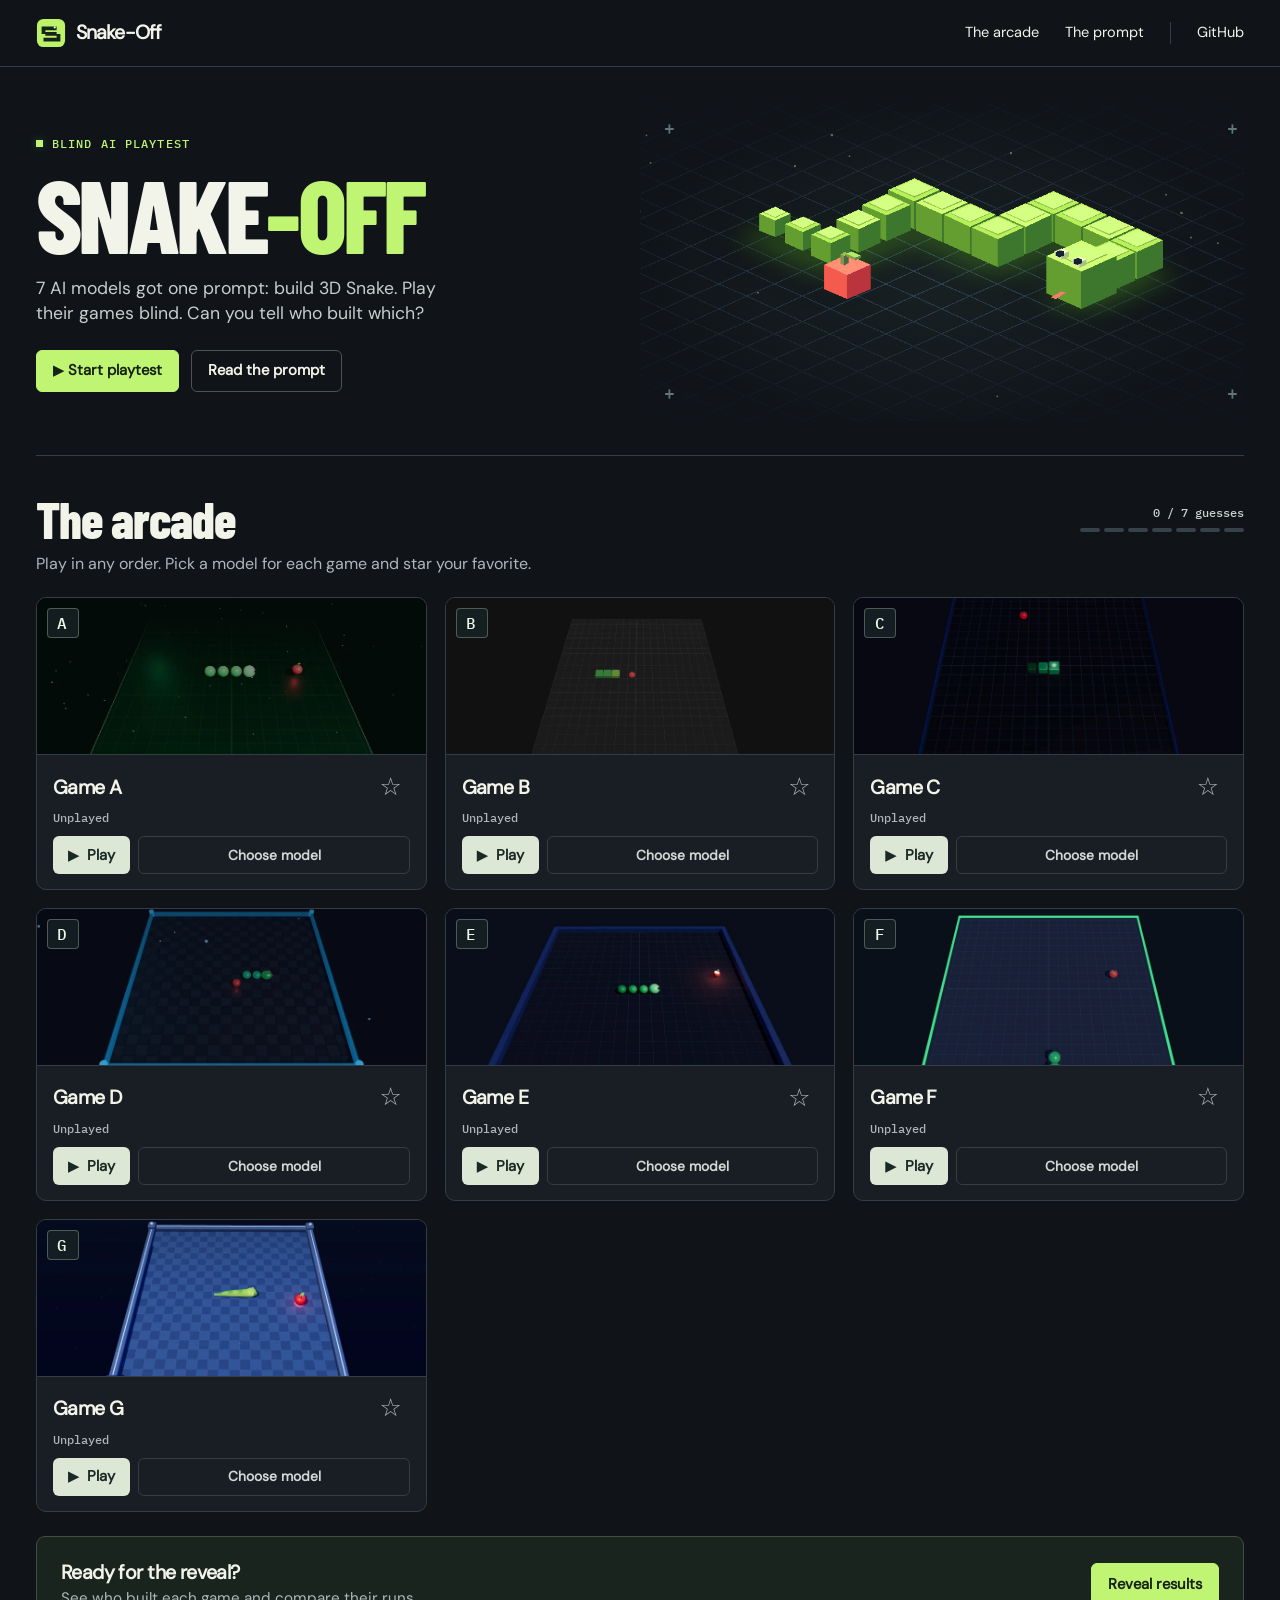
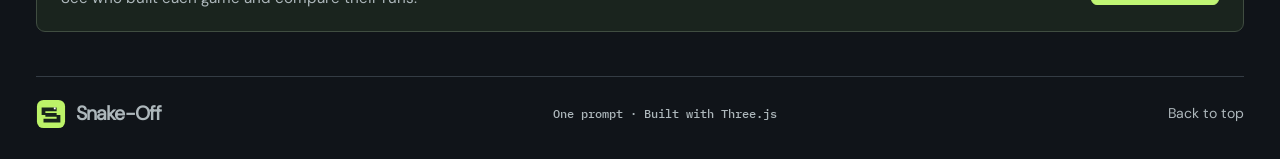
<file: index.html>
<!doctype html>
<html lang="en">
  <head>
    <meta charset="utf-8" />
    <meta name="viewport" content="width=device-width,initial-scale=1" />
    <meta name="theme-color" content="#10151b" />
    <title>Snake-Off &#8212; The blind AI arcade</title>
    <meta
      name="description"
      content="One prompt, seven anonymous Snake games. Play the games, match each one to its AI model, and reveal the results."
    />
    <link rel="icon" href="assets/mark.svg" />
    <link rel="stylesheet" href="arcade.css" />
    <script defer src="runs.js?v=shuffle-2-gemma-fast"></script>
    <script defer src="stats.js"></script>
    <script defer src="arcade.js?v=shuffle-2-gemma-fast"></script>
  </head>
  <body>
    <div id="lobby">
      <header>
        <nav class="wrap">
          <a class="brand" href="#top"
            ><img src="assets/mark.svg" alt="" />Snake-Off</a
          >
          <div class="links">
            <a href="#arcade">The arcade</a
            ><button data-prompt>The prompt</button
            ><a
              class="source"
              href="https://github.com/bmanzzs/snake-off"
              >GitHub</a
            >
          </div>
        </nav>
      </header>
      <main id="top" class="wrap">
        <section class="hero">
          <div class="intro">
            <span class="eyebrow"><i></i> BLIND AI PLAYTEST</span>
            <h1>SNAKE<span>-OFF</span></h1>
            <p id="pitch"></p>
            <div class="actions">
              <a class="btn primary" id="start" href="#play-A"
                >&#9654; &nbsp; Start playtest</a
              ><button class="btn quiet" data-prompt>Read the prompt</button>
            </div>
          </div>
          <div class="art" aria-hidden="true">
            <span class="cross tl">+</span><span class="cross tr">+</span
            ><img src="assets/arcade.webp" alt="" /><span class="cross bl"
              >+</span
            ><span class="cross br">+</span>
          </div>
        </section>
        <section id="arcade">
          <div class="sectionhead">
            <div><h2>The arcade</h2></div>
            <div class="meter">
              <span id="count"></span>
              <div id="ticks"></div>
            </div>
          </div>
          <p class="guide">
            Play in any order. Pick a model for each game and star your
            favorite.
          </p>
          <div id="games" class="cards"></div>
          <div class="revealbar">
            <div>
              <h3 id="revealTitle">Ready for the reveal?</h3>
              <p id="summary">
                See who built each game and compare their runs.
              </p>
            </div>
            <button class="btn primary" id="reveal"></button>
          </div>
        </section>
        <section id="results" hidden>
          <span class="eyebrow blue">BEHIND THE GAMES</span>
          <h2>Run comparison</h2>
          <div id="facts"></div>
          <div
            class="tablewrap"
            tabindex="0"
            role="region"
            aria-label="Scrollable run comparison"
          >
            <table id="stats"></table>
          </div>
          <details id="agents">
            <summary>Gemini’s coding and browser agents</summary>
            <div
              class="tablewrap"
              tabindex="0"
              role="region"
              aria-label="Gemini agent statistics"
            >
              <table id="agentStats"></table>
            </div>
          </details>
          <details>
            <summary>How to read the numbers</summary>
            <ul id="notes"></ul>
            <a
              class="btn quiet"
              href="https://github.com/bmanzzs/snake-off/blob/main/AUDIT.md"
              >Read the measurement audit</a
            >
          </details>
        </section>
        <footer>
          <span class="brand"
            ><img src="assets/mark.svg" alt="" />Snake-Off</span
          ><span>One prompt &#183; Built with Three.js</span
          ><a href="#top">Back to top</a>
        </footer>
      </main>
    </div>
    <section id="player" hidden aria-label="Game player">
      <div class="playerbar">
        <a class="btn" href="#arcade">Back to arcade</a
        ><strong id="playing"></strong
        ><span class="steer">Arrow keys or WASD to steer</span
        ><span class="flex"></span><button class="btn" id="pickInGame"></button
        ><a class="btn primary" id="nextGame"></a>
      </div>
      <div id="screen"></div>
      <div class="touchpad" aria-label="Touch steering">
        <button data-key="Left" aria-label="Steer left">&#9664;</button
        ><button data-key="Up" aria-label="Steer up">&#9650;</button
        ><button data-key="Down" aria-label="Steer down">&#9660;</button
        ><button data-key="Right" aria-label="Steer right">&#9654;</button>
      </div>
    </section>
    <dialog id="dialog" aria-labelledby="dTitle">
      <div class="dhead">
        <span class="eyebrow blue" id="dKicker"></span
        ><button class="close" aria-label="Close dialog">&#215;</button>
      </div>
      <h2 id="dTitle"></h2>
      <div id="dBody"></div>
    </dialog>
    <template id="prompt"
      ><p>
        Each agent could write files, run commands and inspect its game in a
        browser. The published entries include three local runs on a dual-V100
        home NAS.
      </p>
      <blockquote>
        Build a 3D Snake game in the snake folder. Use Three.js: install it with
        npm and load it from the folder, because your test browser has no
        internet. Make it look great: a 3D snake that moves smoothly and grows,
        an apple to eat, little touches like the apple spinning and bobbing and
        a burst of particles when it's eaten, a score, and a game-over screen
        with restart. Steer with the arrow keys or WASD. Plan it first, then
        build it in steps. After each step, open
        http://localhost:8000/snake/index.html in your browser, check the
        console for errors, take a screenshot and look at it, and fix anything
        that's wrong. Commit to git after each working step. When you're done,
        tell me what you built and how to play it.
      </blockquote>
      <p>Run-specific details appear after the reveal.</p></template
    >
  </body>
</html>
</file>
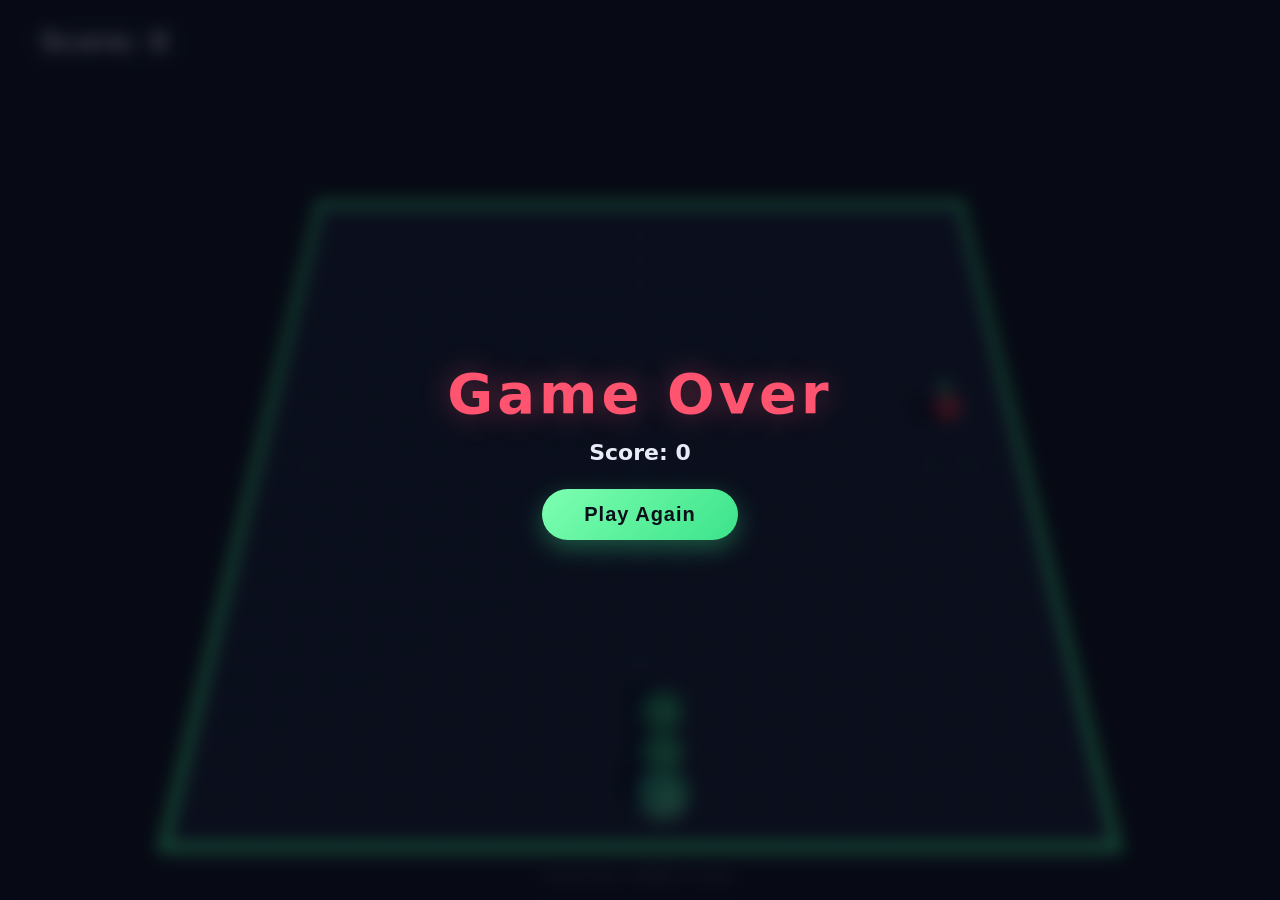
<file: a/index.html>
<!DOCTYPE html>
<html lang="en">
<head>
<meta charset="UTF-8">
<meta name="viewport" content="width=device-width, initial-scale=1.0">
<title>3D Snake</title>
<link rel="stylesheet" href="style.css">
</head>
<body>
<div id="hud">
  <div id="score">Score: 0</div>
</div>
<div id="gameover" class="hidden">
  <h1>Game Over</h1>
  <p id="final-score">Score: 0</p>
  <button id="restart">Play Again</button>
</div>
<div id="hint">Arrow keys / WASD to steer</div>
<script type="module" src="main.js"></script>
</body>
</html>
</file>
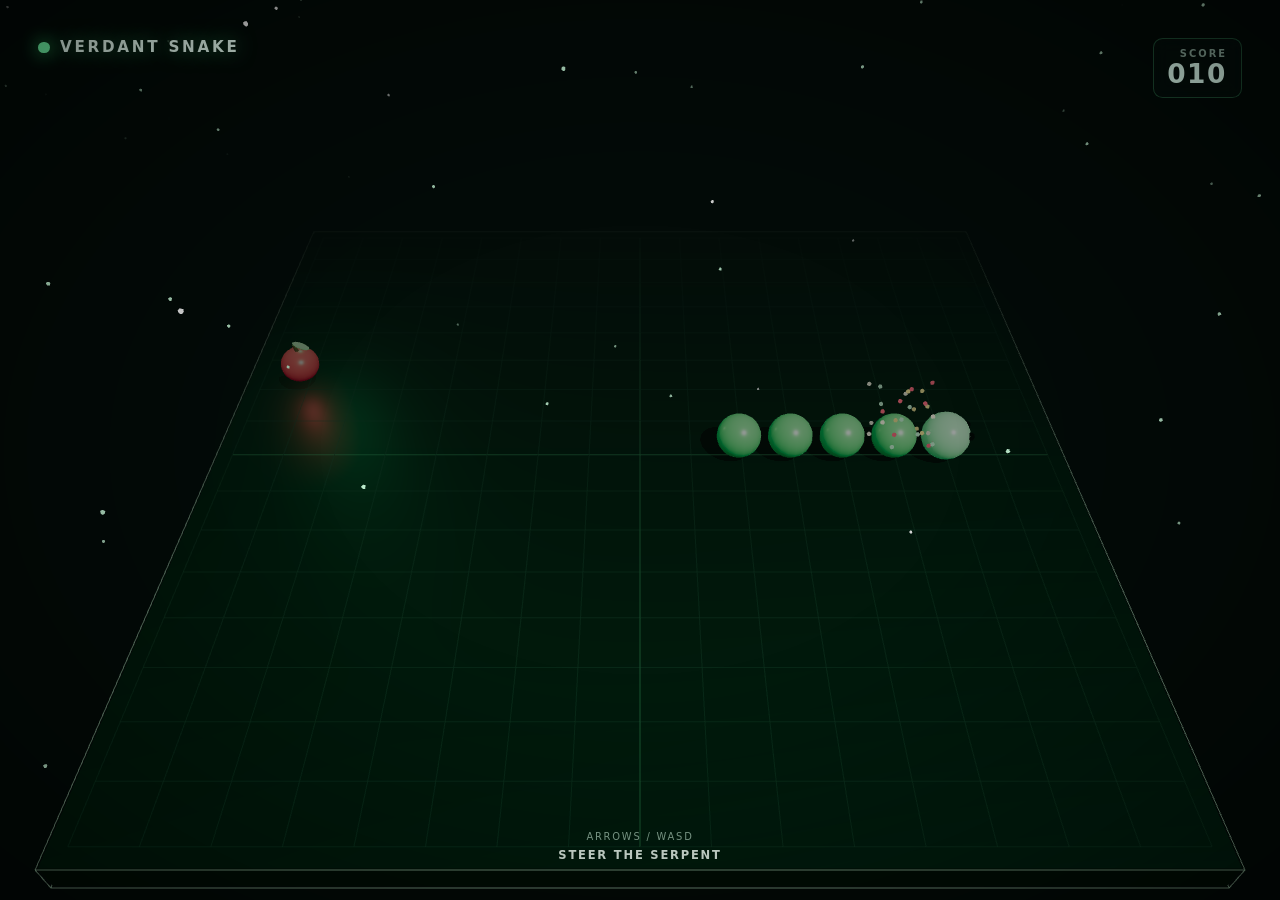
<file: b/index.html>
<!doctype html>
<html lang="en">
  <head>
    <meta charset="UTF-8" />
    <meta name="viewport" content="width=device-width, initial-scale=1.0" />
    <meta name="theme-color" content="#07110e" />
    <title>Verdant Snake</title>
    <link rel="stylesheet" href="style.css" />
  </head>
  <body>
    <main id="app">
      <canvas id="game-canvas" aria-label="3D Snake game"></canvas>
      <section class="hud" aria-live="polite">
        <div class="brand"><span class="brand-dot"></span>VERDANT SNAKE</div>
        <div class="score-card"><span>SCORE</span><strong id="score">000</strong></div>
      </section>
      <section class="instructions">
        <span>ARROWS / WASD</span><b>STEER THE SERPENT</b>
      </section>
      <section id="game-over" class="game-over" aria-hidden="true">
        <div class="game-over-card">
          <span class="eyebrow">THE TRAIL WENT COLD</span>
          <h1>GAME OVER</h1>
          <p>FINAL SCORE <strong id="final-score">000</strong></p>
          <button id="restart" type="button">PLAY AGAIN <span>↻</span></button>
          <small>PRESS SPACE TO RESTART</small>
        </div>
      </section>
      <div class="vignette"></div>
    </main>
    <script type="module" src="game.js"></script>
  </body>
</html>
</file>
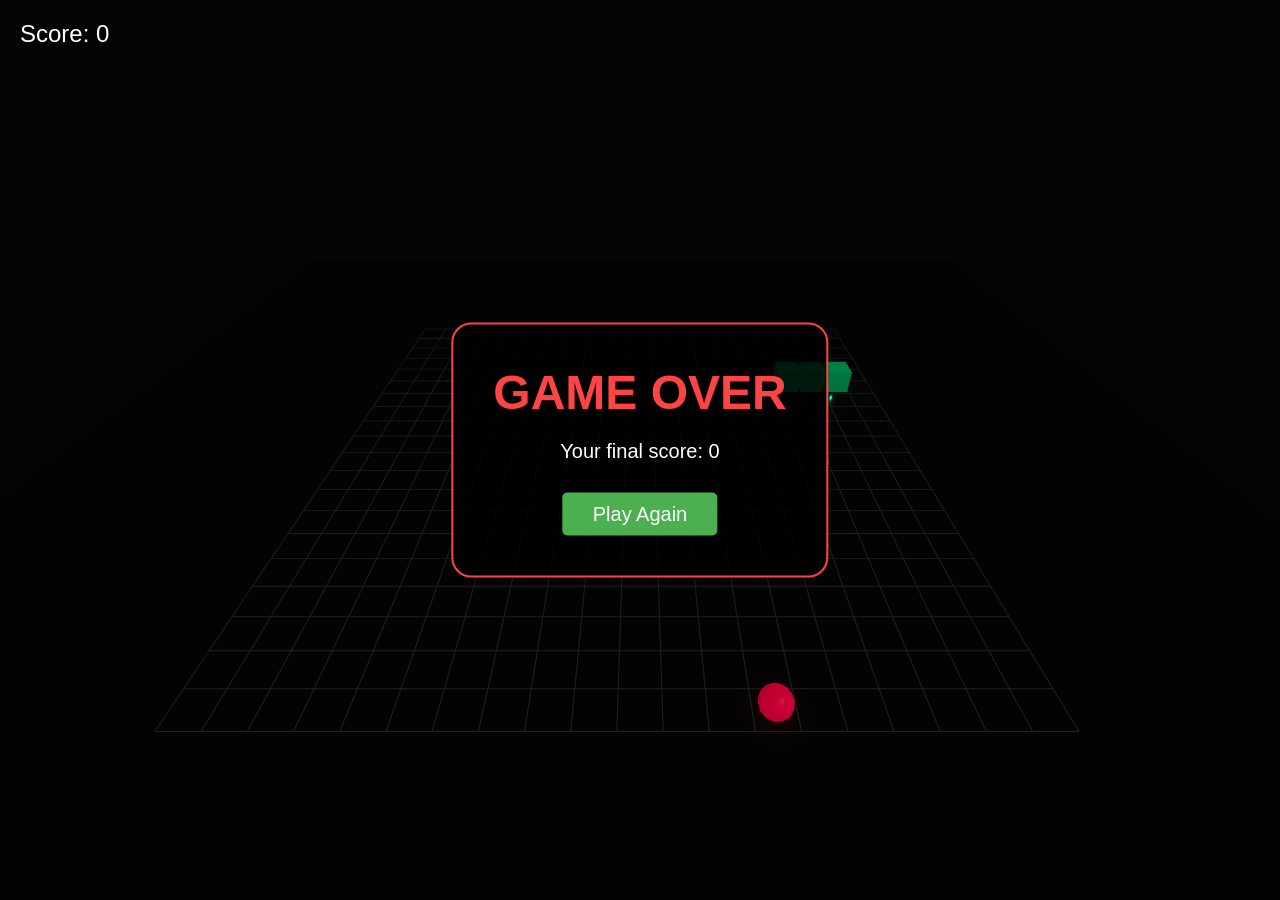
<file: c/index.html>
<!DOCTYPE html>
<html lang="en">
<head>
    <meta charset="UTF-8">
    <meta name="viewport" content="width=device-width, initial-scale=1.0">
    <title>3D Snake</title>
    <style>
        body { margin: 0; overflow: hidden; background: #111; font-family: 'Segoe UI', Tahoma, Geneva, Verdana, sans-serif; }
        canvas { display: block; }
        #ui {
            position: absolute;
            top: 20px;
            left: 20px;
            color: white;
            font-size: 24px;
            pointer-events: none;
            text-shadow: 2px 2px 4px rgba(0,0,0,0.5);
        }
        #game-over {
            position: absolute;
            top: 50%;
            left: 50%;
            transform: translate(-50%, -50%);
            color: white;
            text-align: center;
            display: none;
            background: rgba(0,0,0,0.8);
            padding: 40px;
            border-radius: 20px;
            border: 2px solid #ff4444;
        }
        #game-over h1 { font-size: 48px; margin: 0 0 20px; color: #ff4444; }
        #game-over p { font-size: 20px; margin-bottom: 30px; }
        #restart-btn {
            padding: 10px 30px;
            font-size: 20px;
            cursor: pointer;
            background: #4CAF50;
            color: white;
            border: none;
            border-radius: 5px;
            transition: background 0.3s;
        }
        #restart-btn:hover { background: #45a049; }
    </style>
</head>
<body>
    <div id="ui">Score: <span id="score">0</span></div>
    <div id="game-over">
        <h1>GAME OVER</h1>
        <p>Your final score: <span id="final-score">0</span></p>
        <button id="restart-btn">Play Again</button>
    </div>
    <script type="module" src="game.js"></script>
</body>
</html>
</file>
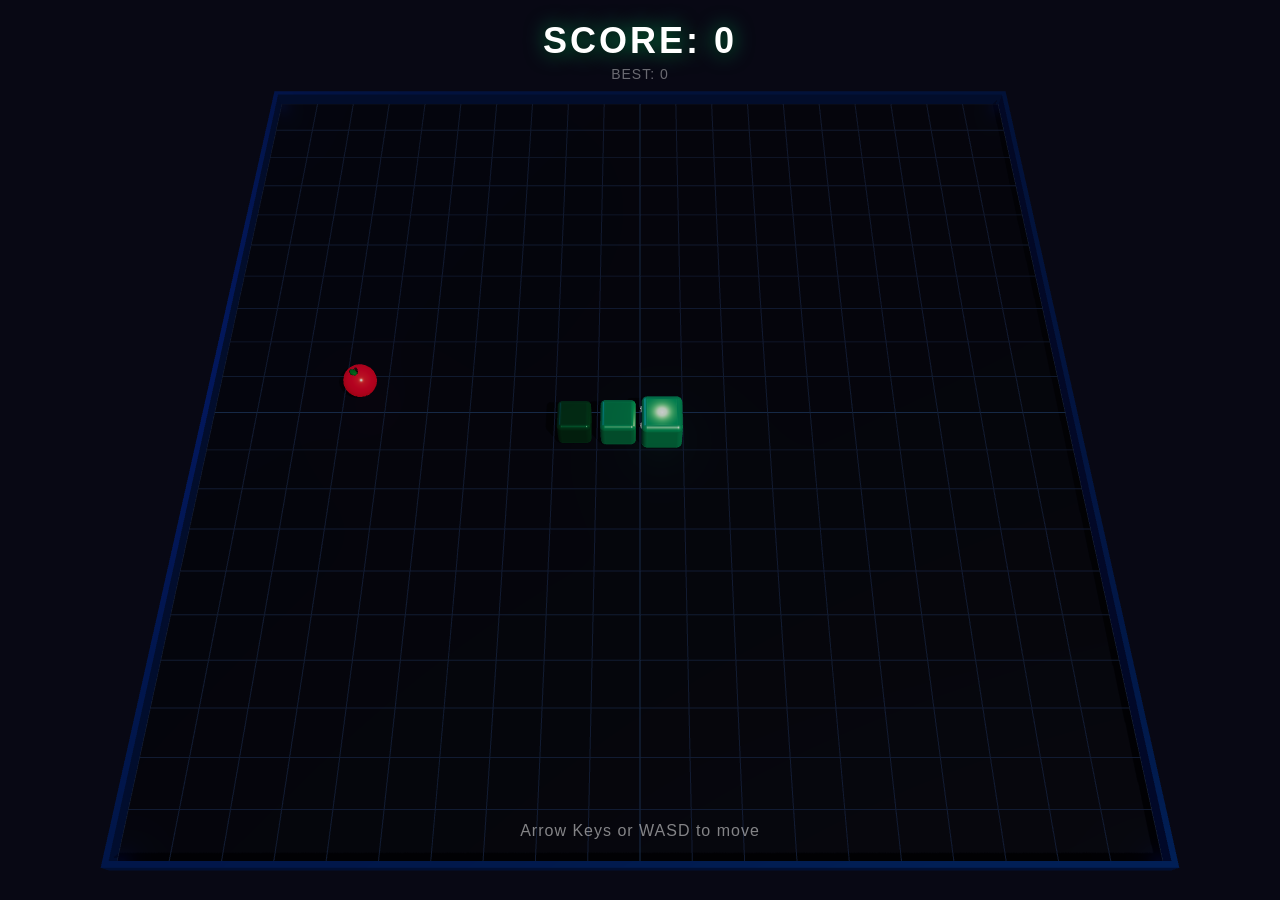
<file: d/index.html>
<!DOCTYPE html>
<html lang="en">
<head>
    <meta charset="UTF-8">
    <meta name="viewport" content="width=device-width, initial-scale=1.0">
    <title>3D Snake</title>
    <style>
        * { margin: 0; padding: 0; box-sizing: border-box; }
        body { overflow: hidden; background: #0a0a1a; }
        canvas { display: block; }

        #hud {
            position: absolute;
            top: 20px;
            left: 50%;
            transform: translateX(-50%);
            color: #fff;
            font-family: 'Segoe UI', Tahoma, sans-serif;
            text-align: center;
            pointer-events: none;
            z-index: 10;
        }
        #score {
            font-size: 36px;
            font-weight: 700;
            text-shadow: 0 0 20px rgba(0, 255, 136, 0.5), 0 2px 10px rgba(0,0,0,0.8);
            letter-spacing: 3px;
            transition: transform 0.15s ease-out;
        }
        #score.bump {
            transform: scale(1.2);
        }

        #game-over {
            display: none;
            position: absolute;
            top: 0; left: 0; width: 100%; height: 100%;
            background: rgba(0, 0, 0, 0.0);
            z-index: 20;
            justify-content: center;
            align-items: center;
            flex-direction: column;
            font-family: 'Segoe UI', Tahoma, sans-serif;
            color: #fff;
            transition: background 0.6s;
        }
        #game-over.visible {
            display: flex;
            background: rgba(0, 0, 0, 0.75);
        }
        #game-over h1 {
            font-size: 64px;
            font-weight: 800;
            margin-bottom: 10px;
            text-shadow: 0 0 40px rgba(255, 50, 50, 0.6);
            color: #ff4444;
            animation: slideIn 0.4s ease-out;
        }
        #game-over .final-score {
            font-size: 28px;
            margin-bottom: 30px;
            opacity: 0.9;
            animation: slideIn 0.5s ease-out;
        }
        #game-over button {
            padding: 14px 44px;
            font-size: 20px;
            font-weight: 600;
            border: 2px solid #00ff88;
            background: transparent;
            color: #00ff88;
            border-radius: 8px;
            cursor: pointer;
            transition: all 0.2s;
            letter-spacing: 1px;
            animation: slideIn 0.6s ease-out;
        }
        #game-over button:hover {
            background: #00ff88;
            color: #0a0a1a;
            box-shadow: 0 0 25px rgba(0, 255, 136, 0.4);
        }
        @keyframes slideIn {
            from { opacity: 0; transform: translateY(20px); }
            to { opacity: 1; transform: translateY(0); }
        }

        #start-msg {
            position: absolute;
            bottom: 60px;
            left: 50%;
            transform: translateX(-50%);
            color: rgba(255,255,255,0.5);
            font-family: 'Segoe UI', Tahoma, sans-serif;
            font-size: 16px;
            pointer-events: none;
            z-index: 10;
            letter-spacing: 1px;
            animation: pulse 2s ease-in-out infinite;
        }
        @keyframes pulse {
            0%, 100% { opacity: 0.4; }
            50% { opacity: 0.8; }
        }
    </style>
</head>
<body>
    <div id="hud">
        <div id="score">SCORE: 0</div>
        <div id="high-score" style="font-family:'Segoe UI',sans-serif;font-size:14px;color:rgba(255,255,255,0.4);letter-spacing:1px;margin-top:4px;">BEST: 0</div>
    </div>
    <div id="game-over">
        <h1>GAME OVER</h1>
        <div class="final-score" id="final-score">Score: 0</div>
        <div id="new-best" style="display:none;color:#ffcc00;font-size:18px;margin-bottom:16px;font-family:'Segoe UI',sans-serif;animation:slideIn 0.5s ease-out;">NEW BEST!</div>
        <button id="restart-btn">PLAY AGAIN</button>
    </div>
    <div id="start-msg">Arrow Keys or WASD to move</div>

    <script type="importmap">
    {
        "imports": {
            "three": "./node_modules/three/build/three.module.js",
            "three/addons/": "./node_modules/three/examples/jsm/"
        }
    }
    </script>
    <script type="module">
        import * as THREE from 'three';
        import { RoundedBoxGeometry } from 'three/addons/geometries/RoundedBoxGeometry.js';

        // ── Constants ──
        const GRID = 20;
        const CELL = 1;
        const BASE_TICK = 170;
        const MIN_TICK = 90;
        const HEAD_COLOR = new THREE.Color(0x44ffaa);
        const TAIL_COLOR = new THREE.Color(0x0a7744);
        const APPLE_COLOR = new THREE.Color(0xff3344);

        // ── Renderer ──
        const renderer = new THREE.WebGLRenderer({ antialias: true });
        renderer.setSize(window.innerWidth, window.innerHeight);
        renderer.setPixelRatio(Math.min(window.devicePixelRatio, 2));
        renderer.shadowMap.enabled = true;
        renderer.shadowMap.type = THREE.PCFShadowMap;
        renderer.toneMapping = THREE.ACESFilmicToneMapping;
        renderer.toneMappingExposure = 1.2;
        document.body.appendChild(renderer.domElement);

        // ── Scene ──
        const scene = new THREE.Scene();
        scene.background = new THREE.Color(0x080814);
        scene.fog = new THREE.FogExp2(0x080814, 0.02);

        // ── Camera ──
        const camera = new THREE.PerspectiveCamera(45, window.innerWidth / window.innerHeight, 0.1, 100);
        camera.position.set(0, 22, 13);
        camera.lookAt(0, 0, 1);

        // ── Lights ──
        scene.add(new THREE.AmbientLight(0x334466, 0.7));

        const dirLight = new THREE.DirectionalLight(0xffeedd, 1.3);
        dirLight.position.set(8, 18, 10);
        dirLight.castShadow = true;
        dirLight.shadow.mapSize.set(2048, 2048);
        dirLight.shadow.camera.left = -14;
        dirLight.shadow.camera.right = 14;
        dirLight.shadow.camera.top = 14;
        dirLight.shadow.camera.bottom = -14;
        dirLight.shadow.camera.near = 1;
        dirLight.shadow.camera.far = 40;
        dirLight.shadow.bias = -0.001;
        scene.add(dirLight);

        scene.add(new THREE.DirectionalLight(0x4488ff, 0.3).translateX(-10).translateY(8).translateZ(-10));

        // ── Floor ──
        const floorGeo = new THREE.PlaneGeometry(GRID, GRID);
        const floorMat = new THREE.MeshStandardMaterial({ color: 0x0c1628, roughness: 0.75, metalness: 0.3 });
        const floor = new THREE.Mesh(floorGeo, floorMat);
        floor.rotation.x = -Math.PI / 2;
        floor.receiveShadow = true;
        scene.add(floor);

        // Grid lines
        const gridHelper = new THREE.GridHelper(GRID, GRID, 0x1a3355, 0x131f38);
        gridHelper.position.y = 0.005;
        scene.add(gridHelper);

        // Corner glow lights
        const cornerPositions = [
            [-GRID/2, 0.3, -GRID/2], [GRID/2, 0.3, -GRID/2],
            [-GRID/2, 0.3, GRID/2], [GRID/2, 0.3, GRID/2]
        ];
        for (const cp of cornerPositions) {
            const light = new THREE.PointLight(0x2255aa, 0.4, 6);
            light.position.set(...cp);
            scene.add(light);
        }

        // Border walls
        const wallMat = new THREE.MeshStandardMaterial({
            color: 0x2255aa, roughness: 0.4, metalness: 0.7,
            emissive: 0x112244, emissiveIntensity: 0.5
        });
        const wallH = 0.35;
        const wallT = 0.12;
        const wallConfigs = [
            { w: GRID + wallT * 2, h: wallH, d: wallT, x: 0, z: -(GRID / 2 + wallT / 2) },
            { w: GRID + wallT * 2, h: wallH, d: wallT, x: 0, z:  (GRID / 2 + wallT / 2) },
            { w: wallT, h: wallH, d: GRID, x: -(GRID / 2 + wallT / 2), z: 0 },
            { w: wallT, h: wallH, d: GRID, x:  (GRID / 2 + wallT / 2), z: 0 },
        ];
        for (const wc of wallConfigs) {
            const mesh = new THREE.Mesh(new THREE.BoxGeometry(wc.w, wc.h, wc.d), wallMat);
            mesh.position.set(wc.x, wc.h / 2, wc.z);
            mesh.castShadow = true;
            mesh.receiveShadow = true;
            scene.add(mesh);
        }

        // ── Helpers ──
        function g2w(gx, gz) {
            return new THREE.Vector3(
                (gx - GRID / 2 + 0.5) * CELL,
                CELL * 0.45,
                (gz - GRID / 2 + 0.5) * CELL
            );
        }

        function segColor(i, total) {
            const t = i / Math.max(total - 1, 1);
            return new THREE.Color().lerpColors(HEAD_COLOR, TAIL_COLOR, t);
        }

        function currentTickMs() {
            return Math.max(MIN_TICK, BASE_TICK - score * 0.8);
        }

        // ── Snake geometry ──
        const segGeo = new RoundedBoxGeometry(0.85, 0.85, 0.85, 3, 0.12);
        const eyeGeo = new THREE.SphereGeometry(0.08, 10, 10);
        const eyeMat = new THREE.MeshStandardMaterial({ color: 0xffffff, emissive: 0xffffff, emissiveIntensity: 0.5 });
        const pupilGeo = new THREE.SphereGeometry(0.05, 8, 8);
        const pupilMat = new THREE.MeshStandardMaterial({ color: 0x111111 });

        function createSegMesh(i, total) {
            const color = segColor(i, total);
            const mat = new THREE.MeshStandardMaterial({
                color,
                roughness: 0.2,
                metalness: 0.5,
                emissive: i === 0 ? 0x115533 : color,
                emissiveIntensity: i === 0 ? 0.4 : 0.08,
            });
            const mesh = new THREE.Mesh(segGeo, mat);
            mesh.castShadow = true;
            mesh.receiveShadow = true;

            if (i === 0) {
                // Eyes on the head
                const eyeL = new THREE.Mesh(eyeGeo, eyeMat);
                eyeL.position.set(-0.2, 0.2, -0.38);
                mesh.add(eyeL);
                const pupilL = new THREE.Mesh(pupilGeo, pupilMat);
                pupilL.position.set(0, 0, -0.04);
                eyeL.add(pupilL);

                const eyeR = new THREE.Mesh(eyeGeo, eyeMat);
                eyeR.position.set(0.2, 0.2, -0.38);
                mesh.add(eyeR);
                const pupilR = new THREE.Mesh(pupilGeo, pupilMat);
                pupilR.position.set(0, 0, -0.04);
                eyeR.add(pupilR);
            }
            return mesh;
        }

        // ── Apple ──
        const appleGeo = new THREE.SphereGeometry(0.38, 24, 24);
        const appleMat = new THREE.MeshStandardMaterial({
            color: APPLE_COLOR, roughness: 0.15, metalness: 0.3,
            emissive: 0xff1122, emissiveIntensity: 0.35,
        });

        // Apple stem
        const stemGeo = new THREE.CylinderGeometry(0.03, 0.04, 0.18, 6);
        const stemMat = new THREE.MeshStandardMaterial({ color: 0x553311, roughness: 0.8 });
        const leafGeo = new THREE.SphereGeometry(0.08, 6, 4);
        const leafMat = new THREE.MeshStandardMaterial({ color: 0x33aa33, roughness: 0.5 });

        let appleGroup, appleLight;

        function createAppleGroup() {
            const group = new THREE.Group();
            const body = new THREE.Mesh(appleGeo, appleMat);
            body.castShadow = true;
            group.add(body);

            const stem = new THREE.Mesh(stemGeo, stemMat);
            stem.position.y = 0.42;
            stem.rotation.z = 0.15;
            group.add(stem);

            const leaf = new THREE.Mesh(leafGeo, leafMat);
            leaf.position.set(0.08, 0.45, 0);
            leaf.scale.set(1, 0.5, 1.5);
            group.add(leaf);

            return group;
        }

        let apple;

        function spawnApple() {
            let ax, az;
            do {
                ax = Math.floor(Math.random() * GRID);
                az = Math.floor(Math.random() * GRID);
            } while (snake.some(s => s.x === ax && s.z === az));

            apple = { x: ax, z: az };
            const pos = g2w(ax, az);
            appleGroup.position.set(pos.x, pos.y, pos.z);
            appleLight.position.set(pos.x, pos.y + 0.5, pos.z);
            appleGroup.visible = true;
        }

        // ── Particles ──
        const MAX_PARTICLES = 80;
        const particlePositions = new Float32Array(MAX_PARTICLES * 3);
        const particleColors = new Float32Array(MAX_PARTICLES * 3);
        const particleSizes = new Float32Array(MAX_PARTICLES);
        const particleGeo = new THREE.BufferGeometry();
        particleGeo.setAttribute('position', new THREE.BufferAttribute(particlePositions, 3));
        particleGeo.setAttribute('color', new THREE.BufferAttribute(particleColors, 3));
        const particleMat = new THREE.PointsMaterial({
            size: 0.18, vertexColors: true, transparent: true,
            opacity: 1, depthWrite: false, sizeAttenuation: true
        });
        const particleSystem = new THREE.Points(particleGeo, particleMat);
        scene.add(particleSystem);

        let activeParticles = [];

        function emitParticles(worldPos, count = 25) {
            for (let i = 0; i < count; i++) {
                const angle = Math.random() * Math.PI * 2;
                const speed = 0.1 + Math.random() * 0.25;
                activeParticles.push({
                    x: worldPos.x, y: worldPos.y + 0.2, z: worldPos.z,
                    vx: Math.cos(angle) * speed,
                    vy: Math.random() * 0.3 + 0.15,
                    vz: Math.sin(angle) * speed,
                    life: 1.0,
                    r: 0.9 + Math.random() * 0.1,
                    g: 0.15 + Math.random() * 0.35,
                    b: 0.05 + Math.random() * 0.15
                });
            }
            if (activeParticles.length > MAX_PARTICLES) {
                activeParticles = activeParticles.slice(-MAX_PARTICLES);
            }
        }

        function updateParticles(dt) {
            for (let i = activeParticles.length - 1; i >= 0; i--) {
                const p = activeParticles[i];
                p.x += p.vx;
                p.y += p.vy;
                p.z += p.vz;
                p.vy -= 0.012;
                p.vx *= 0.98;
                p.vz *= 0.98;
                p.life -= dt * 1.4;
                if (p.life <= 0) activeParticles.splice(i, 1);
            }

            for (let i = 0; i < MAX_PARTICLES; i++) {
                if (i < activeParticles.length) {
                    const p = activeParticles[i];
                    particlePositions[i * 3] = p.x;
                    particlePositions[i * 3 + 1] = p.y;
                    particlePositions[i * 3 + 2] = p.z;
                    const fade = p.life * p.life;
                    particleColors[i * 3] = p.r * fade;
                    particleColors[i * 3 + 1] = p.g * fade;
                    particleColors[i * 3 + 2] = p.b * fade;
                } else {
                    particlePositions[i * 3 + 1] = -100;
                }
            }
            particleGeo.attributes.position.needsUpdate = true;
            particleGeo.attributes.color.needsUpdate = true;
        }

        // ── Score animation ──
        function bumpScore() {
            const el = document.getElementById('score');
            el.classList.add('bump');
            setTimeout(() => el.classList.remove('bump'), 150);
        }

        // ── Snake head glow ──
        const headLight = new THREE.PointLight(0x44ffaa, 0.6, 4);
        scene.add(headLight);

        // ── Game State ──
        let snake, meshes, dir, nextDir, lastTick, score, highScore = 0, gameRunning, started;

        function initGame() {
            if (meshes) meshes.forEach(m => scene.remove(m));
            if (appleGroup) scene.remove(appleGroup);
            if (appleLight) scene.remove(appleLight);

            snake = [];
            meshes = [];
            dir = { x: 1, z: 0 };
            nextDir = { x: 1, z: 0 };
            score = 0;
            gameRunning = true;
            started = false;
            lastTick = performance.now();
            activeParticles = [];

            const cx = Math.floor(GRID / 2);
            const cz = Math.floor(GRID / 2);
            for (let i = 0; i < 3; i++) {
                snake.push({ x: cx - i, z: cz, px: cx - i, pz: cz });
            }

            for (let i = 0; i < snake.length; i++) {
                const mesh = createSegMesh(i, snake.length);
                const pos = g2w(snake[i].x, snake[i].z);
                mesh.position.copy(pos);
                if (i === 0) mesh.scale.setScalar(1.1);
                scene.add(mesh);
                meshes.push(mesh);
            }

            appleGroup = createAppleGroup();
            appleGroup.visible = false;
            scene.add(appleGroup);

            appleLight = new THREE.PointLight(0xff3344, 0.7, 5);
            scene.add(appleLight);

            spawnApple();

            document.getElementById('score').textContent = 'SCORE: 0';
            document.getElementById('high-score').textContent = 'BEST: ' + highScore;
            document.getElementById('game-over').classList.remove('visible');
            document.getElementById('new-best').style.display = 'none';
            document.getElementById('start-msg').style.display = '';
        }

        function growSnake() {
            const tail = snake[snake.length - 1];
            snake.push({ x: tail.x, z: tail.z, px: tail.px, pz: tail.pz });
            const mesh = createSegMesh(snake.length - 1, snake.length);
            const pos = g2w(tail.x, tail.z);
            mesh.position.copy(pos);
            scene.add(mesh);
            meshes.push(mesh);

            for (let i = 0; i < meshes.length; i++) {
                meshes[i].material.color.copy(segColor(i, snake.length));
            }
        }

        // ── Tick ──
        let inputQueue = [];

        function tick() {
            if (!gameRunning) return;

            if (inputQueue.length > 0) {
                const queued = inputQueue.shift();
                if ((queued.x !== 0 && queued.x !== -dir.x) || (queued.z !== 0 && queued.z !== -dir.z)) {
                    nextDir = queued;
                }
            }
            dir = { ...nextDir };

            for (const s of snake) { s.px = s.x; s.pz = s.z; }

            for (let i = snake.length - 1; i > 0; i--) {
                snake[i].x = snake[i - 1].x;
                snake[i].z = snake[i - 1].z;
            }

            snake[0].x += dir.x;
            snake[0].z += dir.z;

            if (snake[0].x < 0 || snake[0].x >= GRID || snake[0].z < 0 || snake[0].z >= GRID) {
                endGame(); return;
            }
            for (let i = 1; i < snake.length; i++) {
                if (snake[0].x === snake[i].x && snake[0].z === snake[i].z) {
                    endGame(); return;
                }
            }

            if (snake[0].x === apple.x && snake[0].z === apple.z) {
                score += 10;
                document.getElementById('score').textContent = 'SCORE: ' + score;
                bumpScore();
                emitParticles(g2w(apple.x, apple.z));
                growSnake();
                spawnApple();
            }
        }

        function endGame() {
            gameRunning = false;
            document.getElementById('final-score').textContent = 'Score: ' + score;
            const isNewBest = score > highScore && score > 0;
            if (isNewBest) highScore = score;
            document.getElementById('high-score').textContent = 'BEST: ' + highScore;
            document.getElementById('new-best').style.display = isNewBest ? '' : 'none';
            document.getElementById('game-over').classList.add('visible');
        }

        // ── Input ──
        document.addEventListener('keydown', (e) => {
            if (e.key === 'Enter' && !gameRunning) {
                initGame();
                return;
            }

            if (!started && gameRunning) {
                started = true;
                lastTick = performance.now();
                document.getElementById('start-msg').style.display = 'none';
            }

            let newDir = null;
            const key = e.key;
            if (key === 'ArrowUp' || key === 'w' || key === 'W') newDir = { x: 0, z: -1 };
            else if (key === 'ArrowDown' || key === 's' || key === 'S') newDir = { x: 0, z: 1 };
            else if (key === 'ArrowLeft' || key === 'a' || key === 'A') newDir = { x: -1, z: 0 };
            else if (key === 'ArrowRight' || key === 'd' || key === 'D') newDir = { x: 1, z: 0 };

            if (newDir) {
                e.preventDefault();
                // Prevent 180 turn
                const checkDir = inputQueue.length > 0 ? inputQueue[inputQueue.length - 1] : dir;
                if (newDir.x !== -checkDir.x || newDir.z !== -checkDir.z) {
                    inputQueue.push(newDir);
                    if (inputQueue.length > 2) inputQueue.length = 2;
                    nextDir = inputQueue[0];
                }
            }
        });

        document.getElementById('restart-btn').addEventListener('click', () => initGame());

        // ── Animate ──
        const timer = new THREE.Timer();
        const tmpVec = new THREE.Vector3();

        function animate(timestamp) {
            requestAnimationFrame(animate);
            timer.update(timestamp);
            const dt = timer.getDelta();
            const now = performance.now();
            const tickMs = currentTickMs();

            if (started && gameRunning) {
                if (now - lastTick >= tickMs) {
                    tick();
                    lastTick = now;
                }
            }

            const tickProgress = started ? Math.min((now - lastTick) / tickMs, 1) : 0;
            const t = tickProgress * tickProgress * (3 - 2 * tickProgress);

            for (let i = 0; i < snake.length; i++) {
                const s = snake[i];
                const prev = g2w(s.px, s.pz);
                const target = g2w(s.x, s.z);
                meshes[i].position.lerpVectors(prev, target, t);

                // Body wave (subtle bob along the snake)
                const wave = Math.sin(now * 0.005 + i * 0.7) * 0.04;
                meshes[i].position.y += wave;

                // Scale: head is bigger, tail tapers
                if (i === 0) {
                    meshes[i].scale.setScalar(1.1);
                    const angle = Math.atan2(dir.x, -dir.z);
                    meshes[i].rotation.y = angle;
                    headLight.position.copy(meshes[i].position);
                    headLight.position.y += 0.5;
                } else {
                    const taper = 1.0 - (i / snake.length) * 0.15;
                    meshes[i].scale.setScalar(taper);
                }
            }

            // Apple animation
            if (appleGroup && appleGroup.visible) {
                appleGroup.rotation.y += dt * 1.5;
                const baseY = g2w(apple.x, apple.z).y;
                appleGroup.position.y = baseY + Math.sin(now * 0.003) * 0.18 + 0.05;
                // Pulsing glow
                appleLight.intensity = 0.5 + Math.sin(now * 0.005) * 0.2;
            }

            updateParticles(dt);
            renderer.render(scene, camera);
        }

        // ── Resize ──
        window.addEventListener('resize', () => {
            camera.aspect = window.innerWidth / window.innerHeight;
            camera.updateProjectionMatrix();
            renderer.setSize(window.innerWidth, window.innerHeight);
        });

        // ── Start ──
        initGame();
        animate();
    </script>
</body>
</html>
</file>
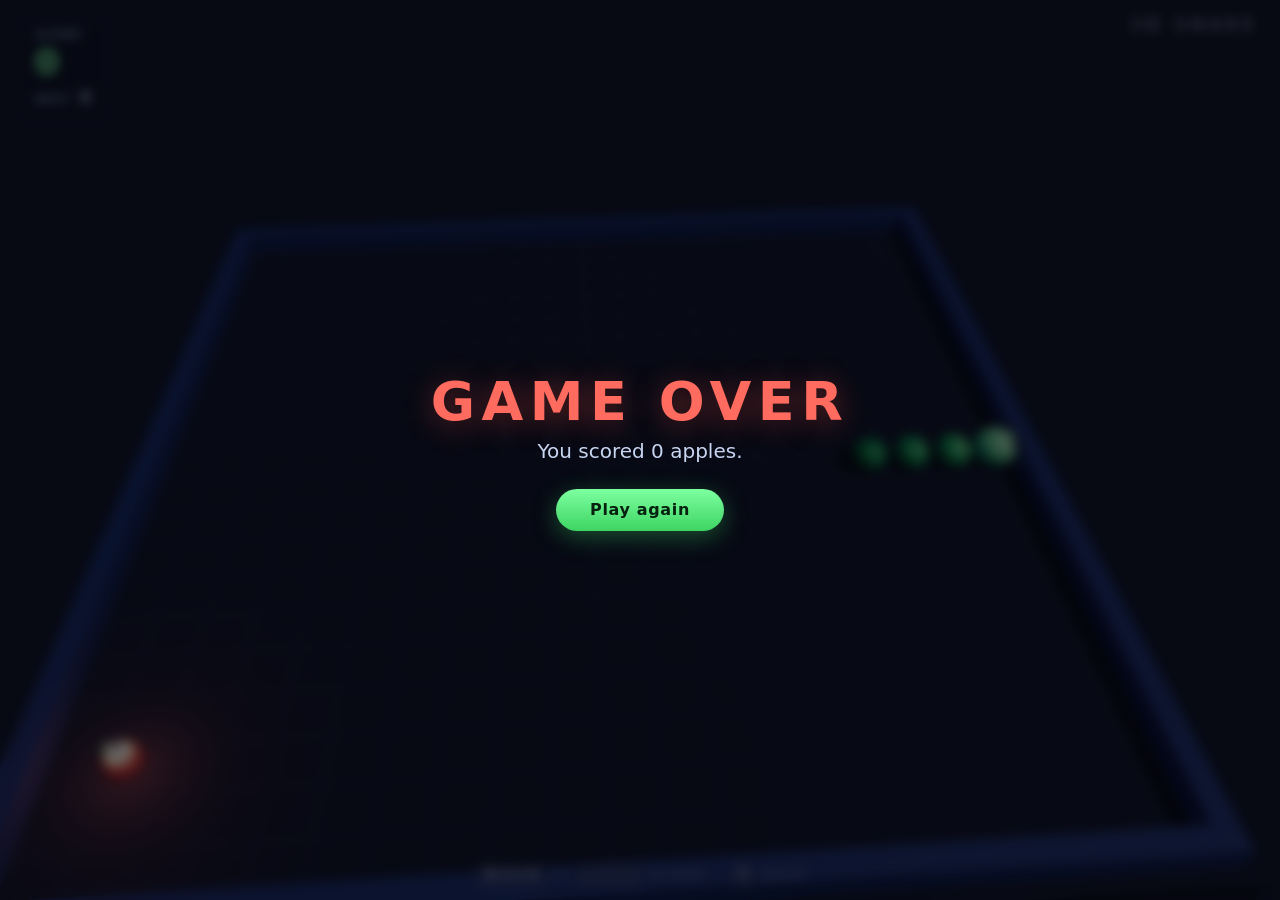
<file: f/index.html>
<!DOCTYPE html>
<html lang="en">
<head>
<meta charset="utf-8">
<meta name="viewport" content="width=device-width, initial-scale=1">
<title>3D Snake</title>
<style>
  html, body { margin: 0; height: 100%; overflow: hidden; background: #0a0e1a; }
  #app { position: fixed; inset: 0; }
  #app canvas { display: block; }

  .hud {
    position: fixed; top: 16px; left: 16px; z-index: 5;
    padding: 10px 18px 12px;
    background: rgba(10, 14, 26, 0.55);
    border: 1px solid rgba(120, 150, 255, 0.18);
    border-radius: 14px;
    backdrop-filter: blur(8px);
    -webkit-backdrop-filter: blur(8px);
    color: #e8f0ff;
    font: 600 13px/1.5 system-ui, -apple-system, "Segoe UI", sans-serif;
    letter-spacing: 0.08em;
    user-select: none;
    text-shadow: 0 2px 8px rgba(0,0,0,.5);
  }
  .hud .label { color: #8fa3c8; font-size: 11px; }
  .hud #score { font-size: 34px; font-weight: 800; color: #7dffa0; line-height: 1.1; letter-spacing: 0; }
  .hud #score.pop { animation: scorepop 0.28s ease; }
  @keyframes scorepop { 40% { transform: scale(1.4); } }
  .hud #best { font-size: 15px; color: #c9d6f2; font-weight: 700; }

  .title {
    position: fixed; top: 18px; right: 22px; z-index: 5;
    color: rgba(232, 240, 255, 0.5);
    font: 800 15px/1 system-ui, sans-serif;
    letter-spacing: 0.35em;
    user-select: none;
  }

  #help {
    position: fixed; bottom: 14px; left: 0; right: 0; z-index: 5;
    text-align: center;
    color: rgba(232, 240, 255, 0.45);
    font: 500 13px/1.4 system-ui, sans-serif;
    letter-spacing: 0.05em;
    user-select: none;
    pointer-events: none;
  }
  #help kbd {
    display: inline-block; padding: 1px 7px; margin: 0 2px;
    border: 1px solid rgba(160, 180, 255, 0.35);
    border-bottom-width: 2px; border-radius: 6px;
    font: 600 11px/1.5 system-ui, sans-serif;
    color: rgba(232, 240, 255, 0.8);
    background: rgba(30, 40, 70, 0.5);
  }

  #overlay {
    position: fixed; inset: 0; z-index: 10;
    display: flex; flex-direction: column; align-items: center; justify-content: center;
    background: rgba(5, 8, 16, 0.6);
    backdrop-filter: blur(6px);
    -webkit-backdrop-filter: blur(6px);
    color: #fff; font-family: system-ui, sans-serif;
    text-align: center;
  }
  #overlay[hidden] { display: none; }
  #overlay h1 { margin: 0 0 6px; font-size: 54px; font-weight: 900; letter-spacing: 0.12em; color: #ff6b5e; text-shadow: 0 4px 30px rgba(255, 80, 60, 0.4); }
  #overlay p { margin: 0 0 26px; font-size: 20px; color: #c9d6f2; }
  #overlay button {
    padding: 13px 34px; font: 700 16px/1 system-ui, sans-serif; letter-spacing: 0.04em;
    color: #06210f; background: linear-gradient(180deg, #7dffa0, #3ed463);
    border: none; border-radius: 999px; cursor: pointer;
    box-shadow: 0 6px 24px rgba(62, 212, 99, 0.35);
    transition: transform 0.12s ease, box-shadow 0.12s ease;
  }
  #overlay button:hover { transform: translateY(-2px); box-shadow: 0 10px 30px rgba(62, 212, 99, 0.5); }
</style>
</head>
<body>
<div id="app"></div>

<div class="hud">
  <div class="label">SCORE</div>
  <div id="score">0</div>
  <div class="label" style="margin-top:6px">BEST&nbsp;&nbsp;<span id="best">0</span></div>
</div>
<div class="title">3D&nbsp;SNAKE</div>
<div id="help"><kbd>W A S D</kbd> or <kbd>&larr; &uarr; &darr; &rarr;</kbd> to steer &nbsp;&middot;&nbsp; <kbd>P</kbd> pause</div>

<div id="overlay" hidden>
  <h1>GAME OVER</h1>
  <p id="final">You scored 0</p>
  <button id="restart">Play again</button>
</div>

<script type="module" src="./game.js"></script>
</body>
</html>
</file>
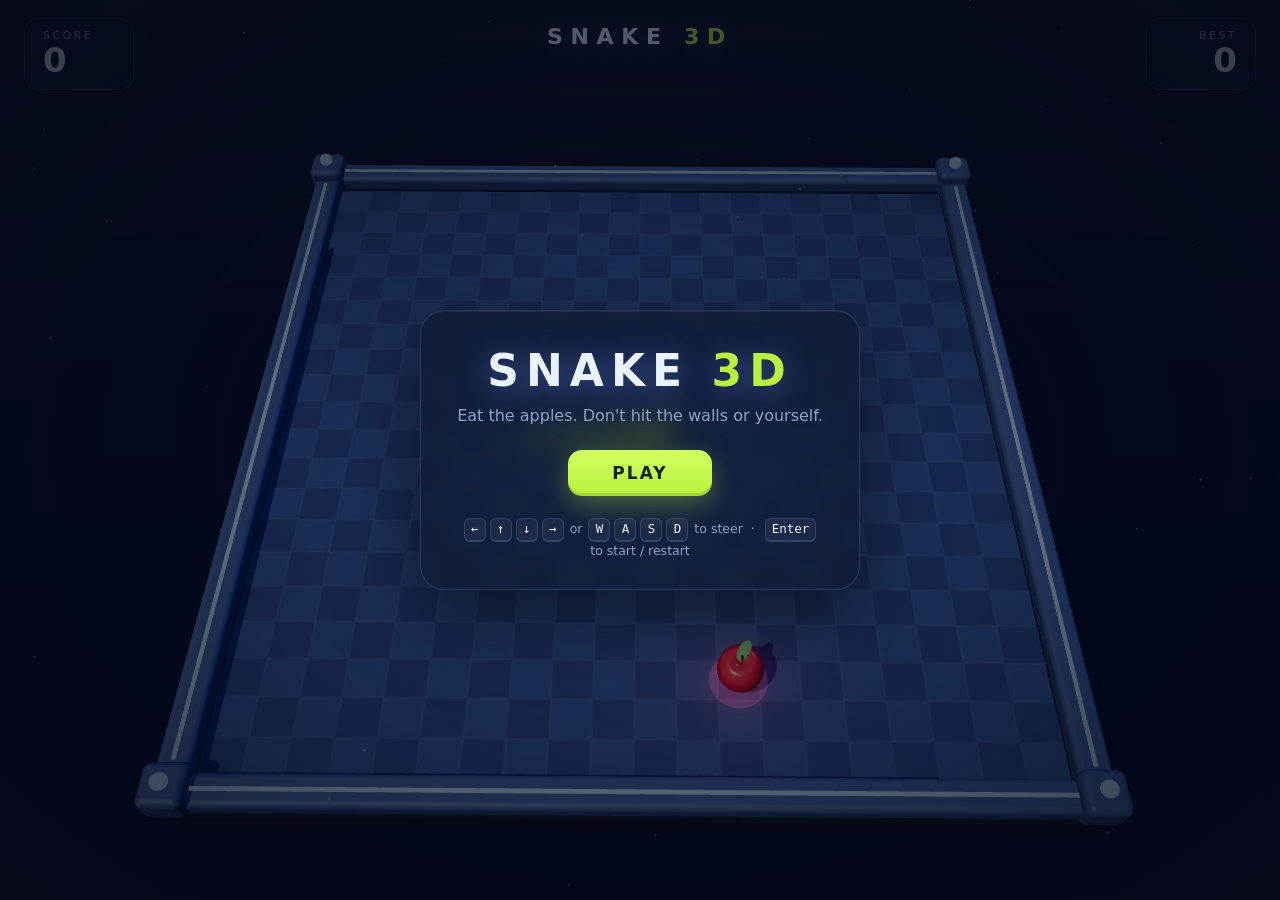
<file: b/snake/index.html>
<!doctype html>
<html lang="en">
<head>
  <meta charset="utf-8">
  <meta name="viewport" content="width=device-width, initial-scale=1">
  <title>Snake 3D</title>
  <link rel="stylesheet" href="style.css">
  <!-- Three.js is installed with npm and loaded from the local node_modules folder -->
  <script type="importmap">
  {
    "imports": {
      "three": "../node_modules/three/build/three.module.js",
      "three/addons/": "../node_modules/three/examples/jsm/"
    }
  }
  </script>
</head>
<body>
  <canvas id="game"></canvas>

  <div id="hud">
    <div class="stat"><span class="label">Score</span><span id="score" class="value">0</span></div>
    <div class="title">SNAKE <b>3D</b></div>
    <div class="stat right"><span class="label">Best</span><span id="best" class="value">0</span></div>
  </div>

  <div id="overlay" class="visible">
    <div class="card">
      <h1 id="overlay-title">SNAKE <b>3D</b></h1>
      <p id="overlay-sub">Eat the apples. Don't hit the walls or yourself.</p>
      <div id="overlay-score" hidden>
        <span class="label">Final score</span><span id="final-score">0</span>
        <span id="new-best" hidden>New best!</span>
      </div>
      <button id="start-btn">Play</button>
      <p class="hint"><kbd>←</kbd><kbd>↑</kbd><kbd>↓</kbd><kbd>→</kbd> or <kbd>W</kbd><kbd>A</kbd><kbd>S</kbd><kbd>D</kbd> to steer &nbsp;·&nbsp; <kbd>Enter</kbd> to start / restart</p>
    </div>
  </div>

  <script type="module" src="main.js"></script>
</body>
</html>
</file>
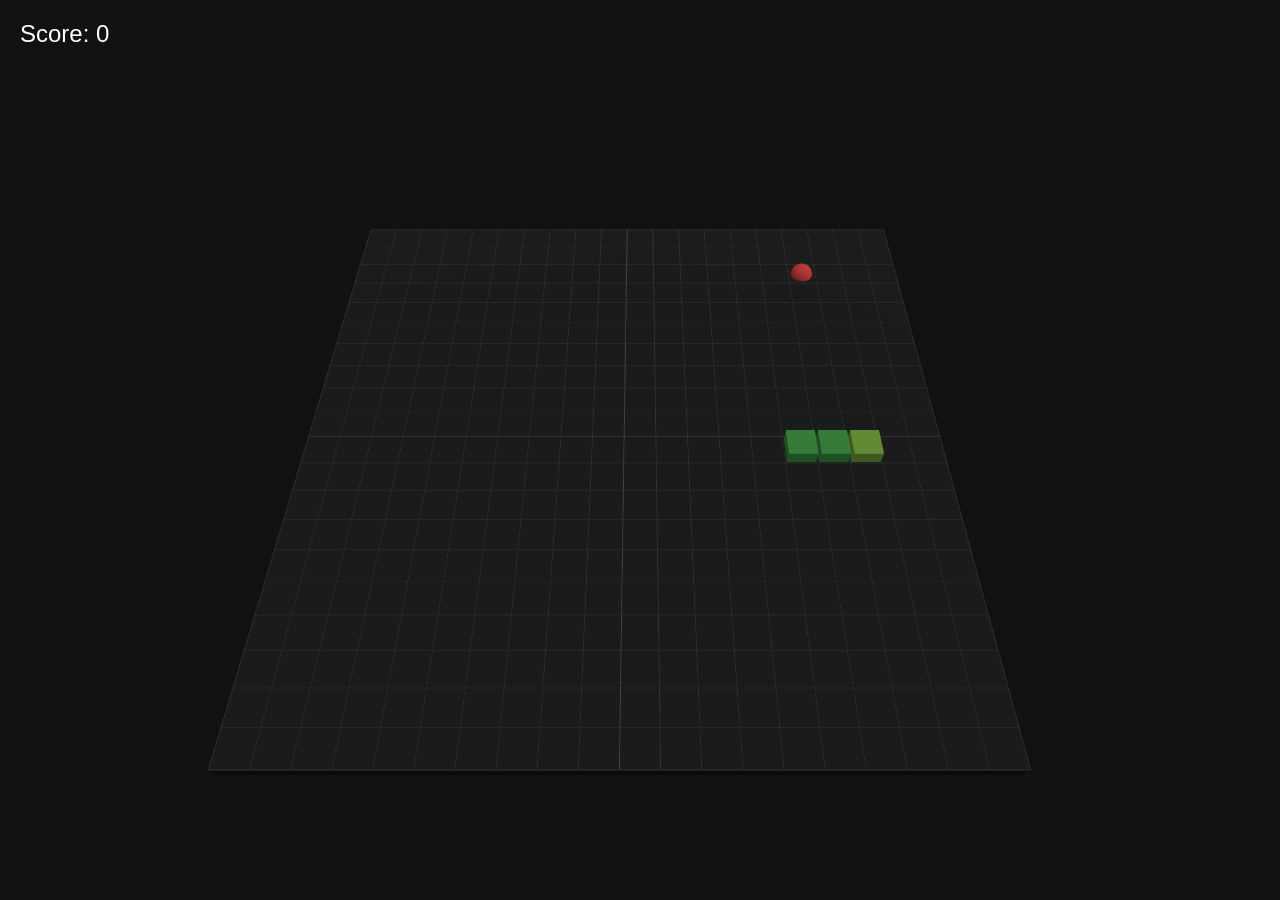
<file: round-7-shuffle-2/b/index.html>
<!DOCTYPE html>
<html lang="en">
<head>
    <meta charset="UTF-8">
    <meta name="viewport" content="width=device-width, initial-scale=1.0">
    <title>3D Snake</title>
    <style>
        body { margin: 0; overflow: hidden; background: #111; font-family: sans-serif; }
        #ui { position: absolute; top: 20px; left: 20px; color: white; font-size: 24px; pointer-events: none; }
        #game-over { 
            position: absolute; top: 50%; left: 50%; transform: translate(-50%, -50%); 
            color: white; text-align: center; background: rgba(0,0,0,0.8); padding: 40px; 
            border-radius: 20px; display: none;
        }
        #game-over.visible { display: block; }
        .key { background: #444; padding: 2px 6px; border-radius: 4px; font-family: monospace; }
        button { 
            margin-top: 20px; padding: 10px 20px; font-size: 18px; cursor: pointer; 
            background: #4CAF50; color: white; border: none; border-radius: 5px; 
        }
        button:hover { background: #45a049; }
    </style>
    <script type="importmap">
    {
        "imports": {
            "three": "./js/three.module.js"
        }
    }
    </script>
</head>
<body>
    <div id="ui">
        <div id="score">Score: 0</div>
    </div>
    <div id="game-over">
        <h1>GAME OVER</h1>
        <p>Press <span class="key">R</span> or Click to Restart</p>
        <button id="restart-btn">Restart</button>
    </div>
    <script type="module" src="js/game.js"></script>
</body>
</html>
</file>
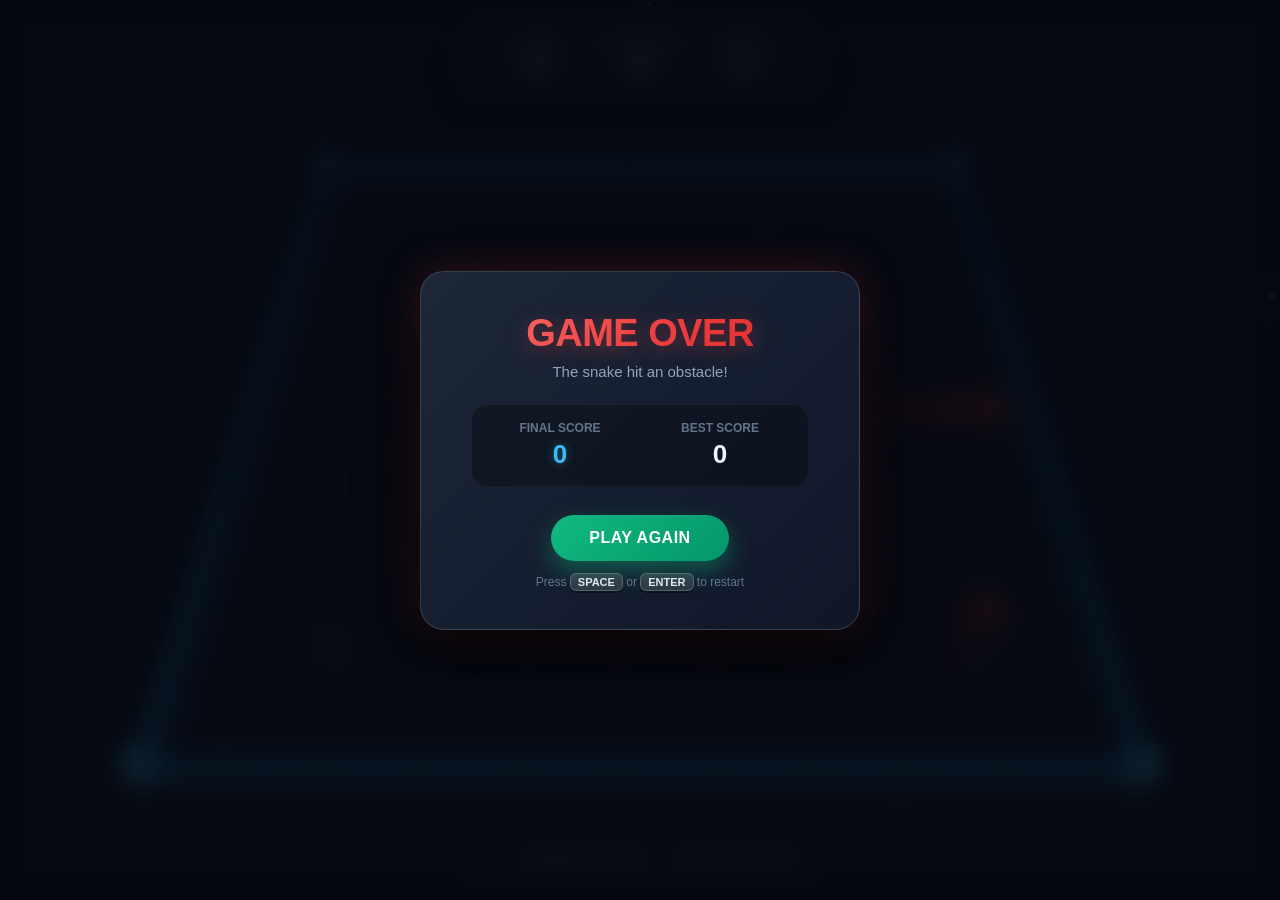
<file: round-7-shuffle-2/d/index.html>
<!DOCTYPE html>
<html lang="en">
<head>
  <meta charset="UTF-8">
  <meta name="viewport" content="width=device-width, initial-scale=1.0">
  <title>3D Snake Game</title>
  <link rel="stylesheet" href="./css/style.css">
  <script type="importmap">
  {
    "imports": {
      "three": "./node_modules/three/build/three.module.js"
    }
  }
  </script>
</head>
<body>
  <div id="game-container">
    <canvas id="three-canvas"></canvas>

    <!-- Top Score HUD -->
    <header id="hud">
      <div class="hud-item">
        <span class="hud-label">Score</span>
        <span id="score-val" class="hud-value">0</span>
      </div>
      <div class="hud-item">
        <span class="hud-label">High Score</span>
        <span id="high-score-val" class="hud-value">0</span>
      </div>
      <div class="hud-item">
        <span class="hud-label">Length</span>
        <span id="length-val" class="hud-value">3</span>
      </div>
    </header>

    <!-- Controls Tip -->
    <div id="controls-hint">
      <span>Move:</span>
      <div class="key-group">
        <span class="key-badge">W</span>
        <span class="key-badge">A</span>
        <span class="key-badge">S</span>
        <span class="key-badge">D</span>
      </div>
      <span>or</span>
      <div class="key-group">
        <span class="key-badge">▲</span>
        <span class="key-badge">◄</span>
        <span class="key-badge">▼</span>
        <span class="key-badge">►</span>
      </div>
    </div>

    <!-- Game Over Modal Overlay -->
    <div id="game-over-screen">
      <div class="modal-card">
        <h1 class="modal-title">GAME OVER</h1>
        <p class="modal-subtitle">The snake hit an obstacle!</p>
        <div class="modal-stats">
          <div class="stat-box">
            <span class="stat-title">Final Score</span>
            <span id="final-score" class="stat-number highlight">0</span>
          </div>
          <div class="stat-box">
            <span class="stat-title">Best Score</span>
            <span id="best-score" class="stat-number">0</span>
          </div>
        </div>
        <button id="restart-btn" class="restart-btn">PLAY AGAIN</button>
        <p class="restart-hint">Press <span class="key-badge">SPACE</span> or <span class="key-badge">ENTER</span> to restart</p>
      </div>
    </div>
  </div>

  <script type="module" src="./js/main.js"></script>
</body>
</html>
</file>
<file: arcade.css>
@font-face {
  font-family: Barlow;
  src: url(assets/BarlowCondensed.ttf);
  font-weight: 800;
  font-display: swap;
}
@font-face {
  font-family: DM;
  src: url(assets/DMSans.ttf);
  font-display: swap;
}
@font-face {
  font-family: Plex;
  src: url(assets/IBMPlexMono.ttf);
  font-display: swap;
}
:root {
  color-scheme: dark;
  --bg: #101419;
  --panel: #191e24;
  --line: #343c44;
  --ink: #f2f3e9;
  --dim: #adb7bb;
  --lime: #c0f574;
  --blue: #93c7e4;
  --mono: Plex, monospace;
}
* {
  box-sizing: border-box;
}
html {
  scroll-behavior: smooth;
  scroll-padding-top: 20px;
}
body {
  margin: 0;
  background: var(--bg);
  color: var(--ink);
  font:
    1rem/1.5 DM,
    system-ui,
    sans-serif;
}
a,
button {
  color: inherit;
  font: inherit;
}
a {
  text-decoration: none;
}
button {
  cursor: pointer;
  background: none;
  border: 0;
}
button,
a {
  touch-action: manipulation;
}
button:focus-visible,
a:focus-visible,
summary:focus-visible,
:focus-visible {
  outline: 3px solid var(--blue);
  outline-offset: 3px;
}
[hidden] {
  display: none !important;
}
.wrap {
  width: min(calc(100% - 72px), 1220px);
  margin: auto;
}
header {
  border-bottom: 1px solid var(--line);
}
nav,
footer,
.links,
.brand,
.actions,
.sectionhead,
.revealbar,
.dhead,
.playerbar,
.cardline,
.cardfoot {
  display: flex;
  align-items: center;
}
nav {
  justify-content: space-between;
  height: 66px;
}
.brand {
  gap: 10px;
  font-size: 1.22rem;
  font-weight: bold;
  letter-spacing: -0.045em;
}
.brand img {
  width: 30px;
}
.links {
  gap: 26px;
  font-size: 0.91rem;
}
.links button {
  padding: 0;
}
.links :hover,
footer a:hover {
  color: var(--lime);
}
.source {
  padding-left: 26px;
  border-left: 1px solid var(--line);
}
.hero {
  position: relative;
  isolation: isolate;
  display: grid;
  grid-template-columns: 1fr 1fr;
  align-items: center;
  min-height: 360px;
  padding: 34px 0;
  border-bottom: 1px solid var(--line);
}
.intro {
  z-index: 1;
}
.eyebrow,
.chip,
.meta,
.meter,
footer > span:nth-child(2) {
  font: 500 0.77rem/1.4 var(--mono);
  letter-spacing: 0.09em;
}
.eyebrow {
  display: inline-flex;
  align-items: center;
  gap: 9px;
  color: var(--lime);
}
.eyebrow i {
  width: 7px;
  height: 7px;
  background: currentColor;
  box-shadow: 0 0 9px #adfa533b;
}
.blue {
  color: var(--blue);
}
h1,
h2,
h3,
p {
  margin: 0;
}
h1,
h2 {
  font-family: Barlow, Impact, sans-serif;
  font-weight: 800;
}
h1 {
  font-size: clamp(5rem, 8vw, 8.1rem);
  line-height: 0.96;
  letter-spacing: -0.035em;
  margin: 10px 0 13px;
}
h1 span {
  color: var(--lime);
}
.intro p {
  max-width: 440px;
  color: #c7cecc;
  font-size: 1.1rem;
  line-height: 1.45;
}
.actions {
  gap: 12px;
  margin-top: 23px;
}
.btn,
.choose {
  display: inline-flex;
  align-items: center;
  justify-content: center;
  gap: 7px;
  min-height: 42px;
  padding: 8px 16px;
  border: 1px solid var(--line);
  border-radius: 6px;
  font-weight: bold;
  font-size: 0.93rem;
  transition:
    background 0.16s,
    transform 0.16s,
    border-color 0.16s;
}
.btn:hover,
.choose:hover {
  background: #273039;
  border-color: #687780;
  transform: translateY(-1px);
}
.primary,
.primary:hover {
  background: var(--lime);
  color: #162216;
  border-color: var(--lime);
}
.primary:hover {
  background: #d6ff94;
}
.quiet {
  border-color: #4b5357;
}
.art {
  position: relative;
  width: 100%;
  height: 100%;
  min-height: 238px;
  display: grid;
  place-items: center;
  background: radial-gradient(ellipse at 50% 52%, #27383465, transparent 70%);
}
.art img {
  width: 111%;
  max-height: 320px;
  object-fit: contain;
  animation: enter 0.65s ease-out;
}
.cross {
  position: absolute;
  color: #617679;
  font: 1.1rem var(--mono);
}
.tl,
.bl {
  left: 4%;
}
.tr,
.br {
  right: 1%;
}
.tl,
.tr {
  top: 5%;
}
.bl,
.br {
  bottom: 5%;
}
#arcade,
#results {
  padding-top: 32px;
}
.sectionhead,
.revealbar,
.cardline {
  justify-content: space-between;
}
h2 {
  font-size: clamp(2.2rem, 4vw, 3.15rem);
  line-height: 1.12;
  letter-spacing: -0.02em;
}
.sectionhead h2 {
  margin-top: 3px;
}
.meter {
  color: #cad3ce;
  letter-spacing: 0;
  text-align: right;
}
#ticks {
  display: flex;
  gap: 4px;
  justify-content: flex-end;
  margin-top: 7px;
}
#ticks i {
  width: 20px;
  height: 4px;
  border-radius: 2px;
  background: #374148;
}
#ticks i.full {
  background: var(--lime);
}
.guide,
.revealbar p,
dialog p,
#notes {
  color: var(--dim);
}
.guide {
  margin: 5px 0 21px;
}
.cards {
  display: grid;
  grid-template-columns: repeat(3, minmax(0, 1fr));
  gap: 18px;
}
.card {
  min-width: 0;
  background: var(--panel);
  border: 1px solid var(--line);
  border-radius: 10px;
  overflow: hidden;
  transition: border-color 0.2s;
}
.card:focus-within,
.card:hover {
  border-color: #65726b;
}
.preview {
  display: block;
  position: relative;
  overflow: hidden;
  background: #0b1216;
  aspect-ratio: 2.48;
  border-bottom: 1px solid var(--line);
}
.preview img {
  display: block;
  width: 100%;
  height: 100%;
  object-fit: cover;
  object-position: center 52%;
  transition: transform 0.35s;
}
.preview:hover img {
  transform: scale(1.045);
}
.chip {
  position: absolute;
  top: 10px;
  left: 10px;
  display: flex;
  align-items: center;
  justify-content: center;
  width: 32px;
  height: 30px;
  border: 1px solid #86998a80;
  border-radius: 4px;
  background: #162124de;
  color: #e9f8e7;
  font-size: 1rem;
}
.info {
  padding: 13px 16px 15px;
}
.cardline h3,
.revealbar h3 {
  font-size: 1.22rem;
  letter-spacing: -0.03em;
}
.fav {
  font: 1.55rem/1 system-ui;
  width: 38px;
  height: 38px;
  color: var(--dim);
}
.fav[aria-pressed="true"] {
  color: var(--lime);
}
.cardfoot {
  gap: 8px;
  margin-top: 10px;
}
.cardfoot .btn {
  min-height: 38px;
  padding: 6px 15px;
  background: #dce7d6;
  color: #1a2924;
  border: 0;
}
.choose {
  flex: 1;
  min-width: 0;
  font-size: 0.86rem;
  min-height: 38px;
  padding: 6px 8px;
  color: #d1d8d6;
}
.meta {
  font-size: 0.76rem;
  color: var(--dim);
  letter-spacing: 0;
  margin-top: 3px;
}
.verdict {
  color: var(--lime);
}
.revealbar {
  margin: 24px 0;
  gap: 16px;
  padding: 21px 24px;
  border: 1px solid #404d41;
  background: #1a241e;
  border-radius: 9px;
}
.revealbar p {
  font-size: 0.95rem;
}
.tablewrap {
  overflow: auto;
  margin: 18px 0;
  border: 1px solid var(--line);
  border-radius: 8px;
}
table {
  border-collapse: separate;
  border-spacing: 0;
  width: 100%;
  font-variant-numeric: tabular-nums;
  font-size: 0.92rem;
}
td,
th {
  padding: 10px 13px;
  text-align: right;
  border-bottom: 1px solid #30373b;
}
th {
  background: #252e32;
}
th small {
  display: block;
  font-weight: normal;
  color: var(--dim);
}
td:first-child,
th:first-child {
  position: sticky;
  left: 0;
  background: #1d252a;
  text-align: left;
  min-width: 135px;
}
td {
  min-width: 118px;
}
.best {
  color: var(--lime);
  font-weight: bold;
}
#facts {
  margin-top: 14px;
  color: #d2dace;
}
summary {
  cursor: pointer;
  color: var(--blue);
}
#notes li {
  margin: 9px 0;
}
footer {
  justify-content: space-between;
  gap: 12px;
  margin-top: 44px;
  padding: 22px 0 30px;
  border-top: 1px solid var(--line);
  color: var(--dim);
  font-size: 0.88rem;
}
footer > span:nth-child(2) {
  letter-spacing: 0;
}
.brand img {
  image-rendering: pixelated;
}
dialog {
  color: var(--ink);
  background: #1c2329;
  border: 1px solid #596368;
  border-radius: 12px;
  padding: 22px 26px 26px;
  width: min(490px, 92vw);
  max-height: 85dvh;
  box-shadow: 0 20px 100px #0009;
}
dialog[open] {
  animation: enter 0.18s ease-out;
}
dialog::backdrop {
  background: #080d13bd;
  backdrop-filter: blur(5px);
}
.dhead {
  justify-content: space-between;
}
.close {
  font-size: 1.7rem;
  line-height: 1;
  width: 38px;
  height: 38px;
}
dialog h2 {
  margin: 4px 0 13px;
  font-size: 2.5rem;
}
dialog p {
  margin: 8px 0 14px;
}
blockquote {
  margin: 16px 0;
  border-left: 3px solid var(--lime);
  padding-left: 15px;
}
.option {
  width: 100%;
  display: flex;
  justify-content: space-between;
  gap: 12px;
  align-items: center;
  text-align: left;
  padding: 12px;
  margin: 3px 0;
  background: #151b20;
  border: 1px solid var(--line);
  border-radius: 5px;
}
.option:hover,
.option[aria-pressed="true"] {
  border-color: var(--lime);
}
.option small {
  color: var(--blue);
  text-align: right;
  flex-shrink: 0;
}
.clear {
  margin-top: 10px;
  color: var(--dim);
  text-decoration: underline;
}
#player {
  height: 100dvh;
  display: flex;
  flex-direction: column;
  background: #0a1017;
}
.playerbar {
  gap: 12px;
  padding: 9px 14px;
  border-bottom: 1px solid var(--line);
  background: var(--bg);
}
.flex {
  flex: 1;
}
#screen {
  flex: 1;
  min-height: 0;
}
iframe {
  border: 0;
  width: 100%;
  height: 100%;
  display: block;
}
@keyframes enter {
  from {
    opacity: 0;
    transform: translateY(5px);
  }
  to {
    opacity: 1;
    transform: none;
  }
}
@media (max-width: 860px) {
  .wrap {
    width: calc(100% - 40px);
  }
  .hero {
    min-height: 320px;
  }
  .cards {
    grid-template-columns: repeat(2, minmax(0, 1fr));
  }
}
@media (max-width: 600px) {
  .wrap {
    width: calc(100% - 32px);
  }
  nav {
    height: 56px;
  }
  .links {
    gap: 15px;
  }
  .links > a:first-child {
    display: none;
  }
  .source {
    padding-left: 13px;
  }
  .hero {
    display: flex;
    flex-direction: column;
    align-items: stretch;
    padding: 24px 0 12px;
  }
  .art {
    min-height: 0;
    height: 139px;
    margin-top: 8px;
  }
  .art img {
    width: 100%;
    height: 166px;
  }
  .intro p {
    max-width: 360px;
  }
  .actions {
    margin-top: 16px;
  }
  .cards {
    grid-template-columns: 1fr;
  }
  .guide {
    font-size: 0.94rem;
  }
  .revealbar {
    align-items: flex-start;
    flex-direction: column;
  }
  .playerbar {
    flex-wrap: wrap;
    gap: 6px;
  }
  .playerbar .btn {
    padding: 7px 9px;
    font-size: 0.82rem;
  }
  .playerbar .flex {
    display: none;
  }
  .playerbar strong {
    margin-right: auto;
  }
  .meter {
    font-size: 0.75rem;
  }
  #ticks i {
    width: 14px;
  }
  footer > span:nth-child(2) {
    display: none;
  }
  dialog {
    padding: 15px;
  }
  .preview {
    aspect-ratio: 2.7;
  }
}
@media (prefers-reduced-motion: reduce) {
  *,
  *::before,
  *::after {
    scroll-behavior: auto !important;
    animation: none !important;
    transition: none !important;
  }
}
.steer {
  color: var(--dim);
  font-size: 0.88rem;
}
.touchpad {
  display: none;
}
.art {
  overflow: hidden;
}
.art img {
  transform: scale(1.16);
}
@media (max-width: 860px) {
  .steer {
    display: none;
  }
}
@media (pointer: coarse) {
  .touchpad {
    display: flex;
    justify-content: center;
    gap: 9px;
    padding: 7px 8px max(7px, env(safe-area-inset-bottom));
    border-top: 1px solid var(--line);
  }
  .touchpad button {
    min-width: 54px;
    min-height: 44px;
    border-radius: 6px;
    background: var(--panel);
    color: var(--lime);
    border: 1px solid var(--line);
  }
}
</file>
<file: a/style.css>
:root { color-scheme: dark; }
* { margin: 0; padding: 0; box-sizing: border-box; }
html, body { width: 100%; height: 100%; overflow: hidden; background: #0b0f1a; font-family: 'Segoe UI', system-ui, sans-serif; }
canvas { display: block; }
#hud { position: fixed; top: 18px; left: 22px; z-index: 10; pointer-events: none; }
#score {
  color: #e8ecf8; font-size: 26px; font-weight: 700; letter-spacing: 1px;
  text-shadow: 0 2px 8px rgba(0,0,0,0.6);
  background: rgba(16,22,40,0.55); padding: 8px 18px; border-radius: 999px;
  border: 1px solid rgba(255,255,255,0.12); backdrop-filter: blur(6px);
}
#hint {
  position: fixed; bottom: 16px; left: 50%; transform: translateX(-50%);
  color: rgba(232,236,248,0.55); font-size: 13px; letter-spacing: 0.5px; z-index: 10;
}
#gameover {
  position: fixed; inset: 0; z-index: 20; display: flex; flex-direction: column;
  align-items: center; justify-content: center; gap: 14px;
  background: rgba(6,9,18,0.72); backdrop-filter: blur(8px);
}
#gameover.hidden { display: none; }
#gameover h1 { font-size: 56px; letter-spacing: 4px; color: #ff5470; text-shadow: 0 0 30px rgba(255,84,112,0.4); }
#gameover p { color: #e8ecf8; font-size: 22px; font-weight: 600; }
#restart {
  margin-top: 10px; padding: 14px 42px; font-size: 20px; font-weight: 700;
  color: #0b0f1a; background: linear-gradient(135deg, #7dffb0, #3ce38b);
  border: none; border-radius: 999px; cursor: pointer; letter-spacing: 1px;
  box-shadow: 0 8px 24px rgba(60,227,139,0.35); transition: transform 0.15s ease;
}
#restart:hover { transform: scale(1.06); }
</file>
<file: b/style.css>
:root { color-scheme: dark; font-family: Inter, ui-sans-serif, system-ui, sans-serif; }
* { box-sizing: border-box; }
body { margin: 0; min-width: 320px; overflow: hidden; background: #020806; }
#app, #game-canvas { width: 100vw; height: 100vh; display: block; }
#game-canvas { position: fixed; inset: 0; }
.hud { position: fixed; inset: 0 0 auto; padding: clamp(1rem, 3vw, 2.75rem); display: flex; justify-content: space-between; align-items: flex-start; pointer-events: none; }
.brand { letter-spacing: .18em; font-weight: 800; font-size: clamp(.72rem, 1.2vw, .95rem); color: #e9fff4; text-shadow: 0 0 20px #5fff9b88; display: flex; gap: .65rem; align-items: center; }
.brand-dot { width: .7rem; height: .7rem; border-radius: 50%; background: #75ffad; box-shadow: 0 0 18px #38ff80; }
.score-card { text-align: right; min-width: 5rem; padding: .55rem .85rem; border: 1px solid #65f7a144; background: #07140f88; backdrop-filter: blur(8px); border-radius: .6rem; }
.score-card span { display:block; font-size: .62rem; letter-spacing:.2em; color:#8ba99a; font-weight:800; }
.score-card strong { display:block; font-size: 1.65rem; line-height:1.1; letter-spacing:.06em; color:#dffff0; }
.instructions { position: fixed; bottom: clamp(1rem, 3vw, 2.75rem); left: 50%; transform: translateX(-50%); color:#93b7a2; text-align:center; font-size:.62rem; letter-spacing:.18em; display:grid; gap:.35rem; white-space:nowrap; pointer-events:none; }
.instructions b { color:#effff4; font-size:.72rem; }
.vignette { pointer-events:none; position:fixed; inset:0; background:radial-gradient(ellipse at center, transparent 35%, rgba(0,0,0,.5) 100%); }
.game-over { position:fixed; inset:0; display:grid; place-items:center; background:rgba(1,8,5,.54); backdrop-filter:blur(9px); opacity:0; visibility:hidden; transition:opacity .28s ease, visibility .28s; }
.game-over.is-visible { opacity:1; visibility:visible; }
.game-over-card { width:min(92vw, 27rem); padding:2.5rem 2rem 2rem; text-align:center; border:1px solid #72ffad77; background:linear-gradient(145deg,#0b2418ee,#06110ce9); box-shadow:0 0 70px #1df37b2b, inset 0 0 42px #4cff9520; border-radius:1rem; }
.eyebrow,.game-over small { display:block; font-size:.62rem; letter-spacing:.19em; color:#8eae9b; font-weight:800; }
.game-over h1 { margin:.45rem 0 .6rem; color:#e9fff3; letter-spacing:.08em; font-size:clamp(2rem,6vw,3.5rem); line-height:.95; text-shadow:0 0 22px #54ff9c88; }
.game-over p { margin:0 0 1.5rem; font-size:.7rem; letter-spacing:.14em; color:#9db8a8; }.game-over p strong { color:#fff; font-size:1.1rem; margin-left:.3rem; }
#restart { border:1px solid #86ffb6; border-radius:.5rem; background:#75ffad; color:#062313; cursor:pointer; font:800 .75rem/1 Inter, sans-serif; letter-spacing:.14em; padding:.95rem 1.25rem; box-shadow:0 0 24px #44ff967d; transition:transform .15s, box-shadow .15s; }
#restart:hover,#restart:focus-visible { transform:translateY(-2px); box-shadow:0 0 34px #44ff96; outline:none; } #restart span { font-size:1.1rem; margin-left:.35rem; }
.game-over small { margin-top:1.25rem; color:#62836e; }
@media (max-width: 500px) { .hud { padding: 1rem; } .instructions { font-size:.52rem; } }
</file>
<file: b/snake/style.css>
:root {
  --bg: #0a0f1f;
  --ink: #eaf2ff;
  --muted: #8fa3c7;
  --lime: #b8f23c;
  --apple: #ff4d5e;
  --glass: rgba(14, 22, 44, 0.62);
  --edge: rgba(150, 180, 255, 0.18);
}

* { box-sizing: border-box; }

html, body {
  margin: 0;
  height: 100%;
  background: var(--bg);
  color: var(--ink);
  font-family: "Segoe UI", system-ui, -apple-system, Roboto, Helvetica, Arial, sans-serif;
  overflow: hidden;
  user-select: none;
}

#game {
  position: fixed;
  inset: 0;
  width: 100%;
  height: 100%;
  display: block;
}

/* ---------- HUD ---------- */
#hud {
  position: fixed;
  top: 0; left: 0; right: 0;
  display: flex;
  justify-content: space-between;
  align-items: flex-start;
  padding: 18px 24px;
  pointer-events: none;
}

.stat {
  display: flex;
  flex-direction: column;
  min-width: 110px;
  padding: 10px 18px;
  background: var(--glass);
  border: 1px solid var(--edge);
  border-radius: 14px;
  backdrop-filter: blur(8px);
}
.stat.right { align-items: flex-end; }
.stat .label {
  font-size: 11px;
  letter-spacing: 0.22em;
  text-transform: uppercase;
  color: var(--muted);
}
.stat .value {
  font-size: 34px;
  font-weight: 800;
  line-height: 1.1;
  font-variant-numeric: tabular-nums;
}
#score.pop { animation: pop 0.35s ease-out; }
@keyframes pop {
  0% { transform: scale(1); color: var(--ink); }
  35% { transform: scale(1.35); color: var(--lime); }
  100% { transform: scale(1); color: var(--ink); }
}

.title {
  margin-top: 6px;
  font-size: 22px;
  font-weight: 800;
  letter-spacing: 0.35em;
  color: var(--ink);
  text-shadow: 0 2px 18px rgba(120, 160, 255, 0.45);
}
.title b, #overlay h1 b { color: var(--lime); }

/* ---------- Overlay ---------- */
#overlay {
  position: fixed;
  inset: 0;
  display: flex;
  align-items: center;
  justify-content: center;
  background: radial-gradient(ellipse at center, rgba(6, 10, 24, 0.35), rgba(6, 10, 24, 0.82));
  opacity: 0;
  pointer-events: none;
  transition: opacity 0.35s ease;
}
#overlay.visible { opacity: 1; pointer-events: auto; }

.card {
  width: min(440px, 88vw);
  padding: 34px 36px 28px;
  text-align: center;
  background: var(--glass);
  border: 1px solid var(--edge);
  border-radius: 24px;
  backdrop-filter: blur(14px);
  box-shadow: 0 24px 80px rgba(0, 0, 0, 0.55), inset 0 1px 0 rgba(255, 255, 255, 0.06);
  transform: translateY(14px) scale(0.97);
  transition: transform 0.35s ease;
}
#overlay.visible .card { transform: none; }

#overlay h1 {
  margin: 0 0 8px;
  font-size: 44px;
  letter-spacing: 0.16em;
  font-weight: 900;
  text-shadow: 0 4px 30px rgba(120, 160, 255, 0.5);
}
#overlay h1.over { color: var(--apple); text-shadow: 0 4px 30px rgba(255, 77, 94, 0.5); }
#overlay p { margin: 0 0 22px; color: var(--muted); line-height: 1.5; }

#overlay-score {
  display: flex;
  flex-direction: column;
  align-items: center;
  margin-bottom: 22px;
}
#overlay-score[hidden], #new-best[hidden] { display: none; }
#overlay-score .label { font-size: 11px; letter-spacing: 0.22em; text-transform: uppercase; color: var(--muted); }
#final-score { font-size: 64px; font-weight: 900; line-height: 1.05; }
#new-best {
  margin-top: 6px;
  padding: 3px 12px;
  border-radius: 99px;
  background: var(--lime);
  color: #11210a;
  font-size: 12px;
  font-weight: 800;
  letter-spacing: 0.14em;
  text-transform: uppercase;
  animation: pulse 1s ease-in-out infinite;
}
@keyframes pulse { 50% { transform: scale(1.08); } }

button {
  font: inherit;
  font-size: 17px;
  font-weight: 800;
  letter-spacing: 0.12em;
  text-transform: uppercase;
  padding: 13px 44px;
  border: 0;
  border-radius: 14px;
  background: linear-gradient(180deg, #d2ff60, var(--lime));
  color: #11210a;
  cursor: pointer;
  box-shadow: 0 8px 28px rgba(184, 242, 60, 0.35), inset 0 -3px 0 rgba(0, 0, 0, 0.12);
  transition: transform 0.12s ease, box-shadow 0.12s ease;
}
button:hover { transform: translateY(-2px); box-shadow: 0 12px 34px rgba(184, 242, 60, 0.5), inset 0 -3px 0 rgba(0, 0, 0, 0.12); }
button:active { transform: translateY(1px); }

.hint { margin: 22px 0 0 !important; font-size: 12.5px; }
kbd {
  display: inline-block;
  min-width: 22px;
  padding: 1px 6px;
  margin: 0 2px;
  border: 1px solid var(--edge);
  border-bottom-width: 2px;
  border-radius: 6px;
  background: rgba(255, 255, 255, 0.05);
  font: 600 12px/1.6 inherit;
  color: var(--ink);
}

@media (max-width: 640px) {
  .title { display: none; }
  .stat .value { font-size: 26px; }
}

/* ---------- floating "+10" ---------- */
.float {
  position: absolute;
  transform: translate(-50%, -50%);
  font-size: 30px;
  font-weight: 900;
  color: var(--lime);
  text-shadow: 0 2px 0 rgba(0, 0, 0, 0.35), 0 0 18px rgba(184, 242, 60, 0.8);
  animation: floatUp 0.95s cubic-bezier(0.2, 0.7, 0.3, 1) forwards;
}
@keyframes floatUp {
  0% { opacity: 0; transform: translate(-50%, -20%) scale(0.5); }
  18% { opacity: 1; transform: translate(-50%, -80%) scale(1.25); }
  100% { opacity: 0; transform: translate(-50%, -260%) scale(1); }
}
</file>
<file: round-7-shuffle-2/d/css/style.css>
* {
  margin: 0;
  padding: 0;
  box-sizing: border-box;
  user-select: none;
}

body, html {
  width: 100%;
  height: 100%;
  overflow: hidden;
  background-color: #080a12;
  font-family: 'Segoe UI', -apple-system, BlinkMacSystemFont, Roboto, sans-serif;
  color: #f0f4f8;
}

#game-container {
  position: relative;
  width: 100vw;
  height: 100vh;
  display: flex;
  align-items: center;
  justify-content: center;
}

#three-canvas {
  position: absolute;
  top: 0;
  left: 0;
  width: 100%;
  height: 100%;
  outline: none;
}

/* Glassmorphism HUD Overlay */
#hud {
  position: absolute;
  top: 24px;
  left: 50%;
  transform: translateX(-50%);
  display: flex;
  gap: 20px;
  background: rgba(15, 23, 42, 0.65);
  backdrop-filter: blur(16px);
  -webkit-backdrop-filter: blur(16px);
  padding: 12px 30px;
  border-radius: 20px;
  border: 1px solid rgba(255, 255, 255, 0.12);
  box-shadow: 0 10px 30px rgba(0, 0, 0, 0.5), inset 0 1px 0 rgba(255, 255, 255, 0.1);
  z-index: 10;
  pointer-events: none;
}

.hud-item {
  display: flex;
  flex-direction: column;
  align-items: center;
  min-width: 80px;
}

.hud-label {
  font-size: 11px;
  text-transform: uppercase;
  letter-spacing: 1.5px;
  color: #94a3b8;
  font-weight: 600;
  margin-bottom: 2px;
}

.hud-value {
  font-size: 24px;
  font-weight: 800;
  font-variant-numeric: tabular-nums;
  color: #ffffff;
  text-shadow: 0 0 12px rgba(56, 189, 248, 0.5);
  transition: transform 0.15s ease-out;
}

.hud-value.bump {
  transform: scale(1.3);
  color: #4ade80;
}

/* Controls Pill Overlay */
#controls-hint {
  position: absolute;
  bottom: 24px;
  left: 50%;
  transform: translateX(-50%);
  background: rgba(15, 23, 42, 0.6);
  backdrop-filter: blur(12px);
  padding: 8px 24px;
  border-radius: 999px;
  border: 1px solid rgba(255, 255, 255, 0.08);
  font-size: 13px;
  color: #94a3b8;
  display: flex;
  align-items: center;
  gap: 12px;
  z-index: 10;
  pointer-events: none;
  box-shadow: 0 8px 20px rgba(0, 0, 0, 0.3);
  white-space: nowrap;
}

#controls-hint .key-group {
  display: inline-flex;
  gap: 4px;
}

.key-badge {
  background: rgba(255, 255, 255, 0.12);
  border: 1px solid rgba(255, 255, 255, 0.2);
  border-radius: 6px;
  padding: 2px 7px;
  font-size: 11px;
  font-weight: 700;
  color: #e2e8f0;
  box-shadow: 0 2px 0 rgba(0, 0, 0, 0.4);
}

/* Game Over Modal Screen */
#game-over-screen {
  position: absolute;
  inset: 0;
  display: flex;
  align-items: center;
  justify-content: center;
  background: rgba(5, 8, 16, 0.8);
  backdrop-filter: blur(14px);
  z-index: 100;
  opacity: 0;
  pointer-events: none;
  transition: opacity 0.35s ease;
}

#game-over-screen.active {
  opacity: 1;
  pointer-events: auto;
}

.modal-card {
  background: linear-gradient(135deg, rgba(30, 41, 59, 0.95), rgba(15, 23, 42, 0.98));
  border: 1px solid rgba(255, 255, 255, 0.15);
  border-radius: 24px;
  padding: 40px 50px;
  text-align: center;
  max-width: 440px;
  width: 90%;
  box-shadow: 0 25px 60px rgba(0, 0, 0, 0.8), 0 0 40px rgba(239, 68, 68, 0.25);
  transform: translateY(20px) scale(0.96);
  transition: transform 0.35s cubic-bezier(0.175, 0.885, 0.32, 1.275);
}

#game-over-screen.active .modal-card {
  transform: translateY(0) scale(1);
}

.modal-title {
  font-size: 38px;
  font-weight: 900;
  letter-spacing: -0.5px;
  margin-bottom: 8px;
  background: linear-gradient(135deg, #f87171, #ef4444, #dc2626);
  -webkit-background-clip: text;
  -webkit-text-fill-color: transparent;
  text-shadow: 0 4px 20px rgba(239, 68, 68, 0.4);
}

.modal-subtitle {
  font-size: 15px;
  color: #94a3b8;
  margin-bottom: 24px;
}

.modal-stats {
  display: grid;
  grid-template-columns: 1fr 1fr;
  gap: 16px;
  margin-bottom: 28px;
  background: rgba(0, 0, 0, 0.3);
  padding: 16px;
  border-radius: 16px;
  border: 1px solid rgba(255, 255, 255, 0.05);
}

.stat-box {
  display: flex;
  flex-direction: column;
}

.stat-title {
  font-size: 12px;
  color: #64748b;
  text-transform: uppercase;
  font-weight: 600;
  margin-bottom: 4px;
}

.stat-number {
  font-size: 26px;
  font-weight: 800;
  color: #f1f5f9;
}

.stat-number.highlight {
  color: #38bdf8;
  text-shadow: 0 0 10px rgba(56, 189, 248, 0.4);
}

.restart-btn {
  background: linear-gradient(135deg, #10b981, #059669);
  color: white;
  border: none;
  font-size: 16px;
  font-weight: 700;
  letter-spacing: 0.5px;
  padding: 14px 38px;
  border-radius: 999px;
  cursor: pointer;
  box-shadow: 0 10px 25px rgba(16, 185, 129, 0.4);
  transition: all 0.2s ease;
  outline: none;
}

.restart-btn:hover {
  transform: translateY(-2px);
  box-shadow: 0 14px 30px rgba(16, 185, 129, 0.55);
  background: linear-gradient(135deg, #34d399, #10b981);
}

.restart-btn:active {
  transform: translateY(1px);
}

.restart-hint {
  margin-top: 14px;
  font-size: 12px;
  color: #64748b;
}
</file>
